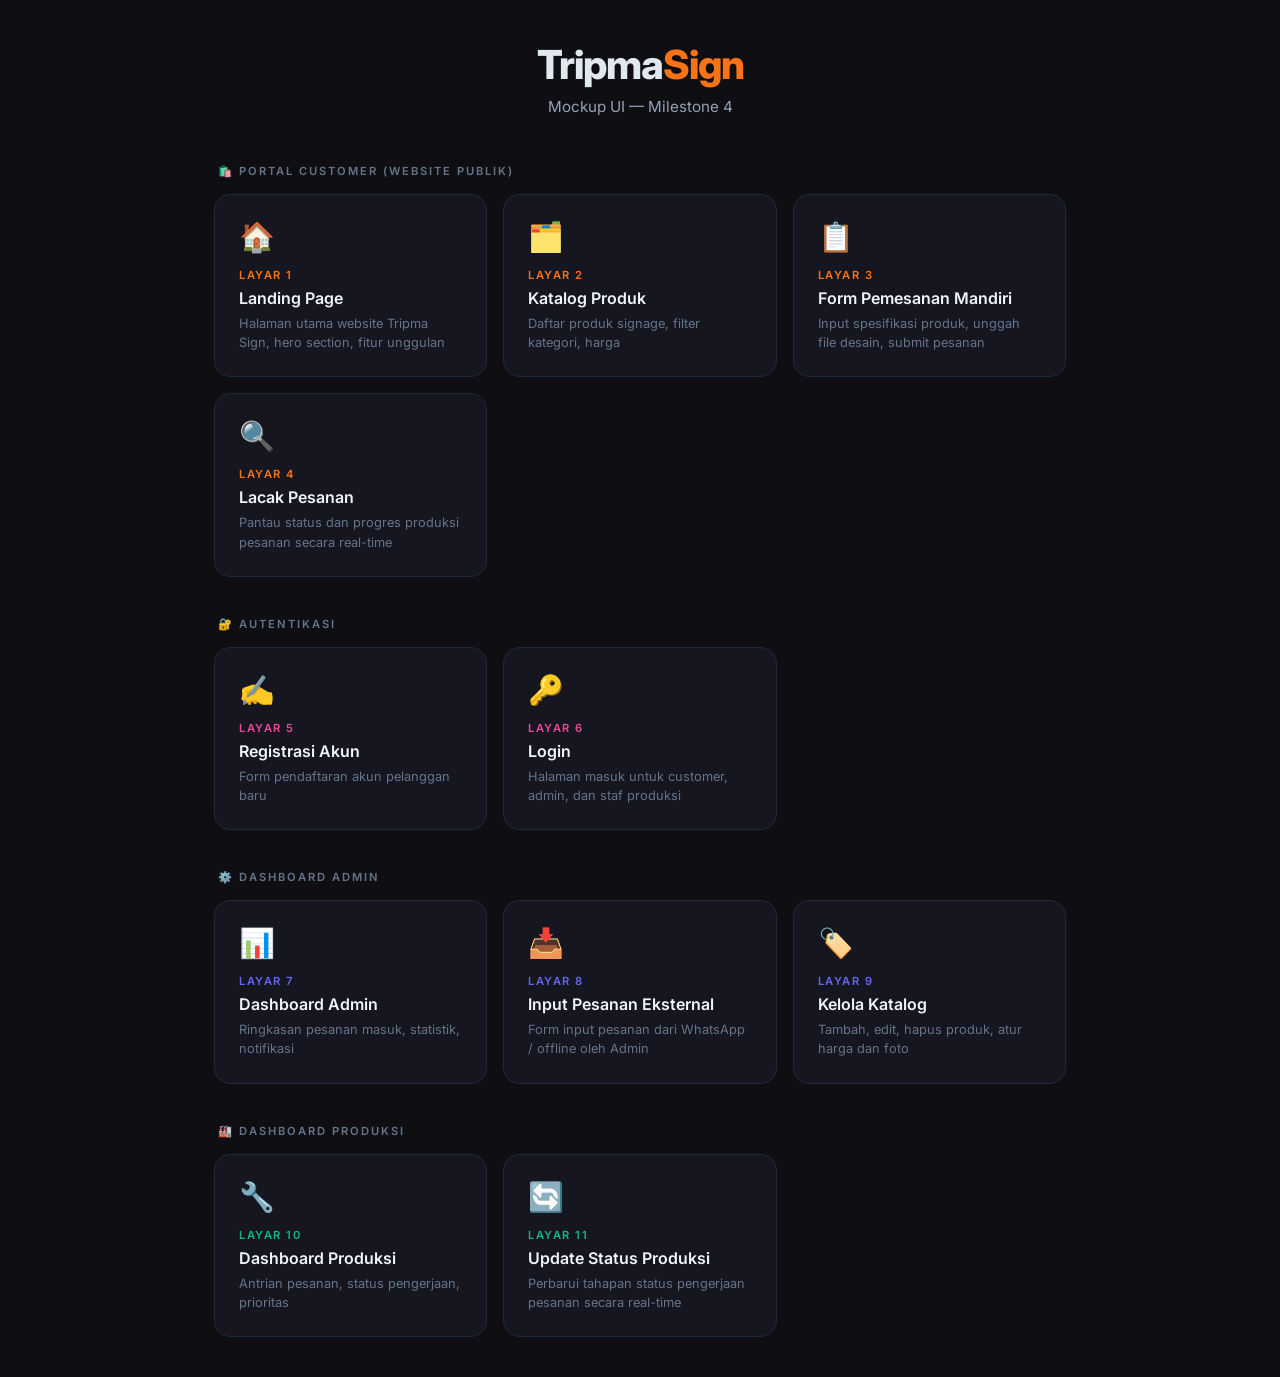
<file: custom_addons/Tripma-Sign/static/mockup/index.html>
<!DOCTYPE html>
<html lang="id">
<head>
  <meta charset="UTF-8" />
  <meta name="viewport" content="width=device-width, initial-scale=1.0"/>
  <title>Tripma Sign - Mockup Navigator</title>
  <link rel="preconnect" href="https://fonts.googleapis.com">
  <link href="https://fonts.googleapis.com/css2?family=Inter:wght@300;400;500;600;700;800&display=swap" rel="stylesheet">
  <style>
    *, *::before, *::after { box-sizing: border-box; margin: 0; padding: 0; }
    body {
      font-family: 'Inter', sans-serif;
      background: #0f0f13;
      color: #e2e8f0;
      min-height: 100vh;
      display: flex;
      align-items: center;
      justify-content: center;
    }
    .container { max-width: 900px; width: 100%; padding: 40px 24px; }
    .brand { text-align: center; margin-bottom: 48px; }
    .brand-logo { font-size: 2.5rem; font-weight: 800; letter-spacing: -1px; }
    .brand-logo span { color: #f97316; }
    .brand-sub { color: #94a3b8; font-size: 0.95rem; margin-top: 8px; }
    .badge { display: inline-block; background: #1e293b; border: 1px solid #334155; border-radius: 20px; padding: 4px 14px; font-size: 0.75rem; color: #64748b; margin-top: 12px; }
    .section-title { font-size: 0.7rem; font-weight: 600; letter-spacing: 2px; text-transform: uppercase; color: #64748b; margin-bottom: 16px; margin-top: 40px; padding-left: 4px; }
    .grid { display: grid; grid-template-columns: repeat(auto-fill, minmax(260px, 1fr)); gap: 16px; }
    .card {
      background: #161620;
      border: 1px solid #1e293b;
      border-radius: 16px;
      padding: 24px;
      text-decoration: none;
      color: inherit;
      transition: all 0.2s ease;
      display: block;
      position: relative;
      overflow: hidden;
    }
    .card::before {
      content: '';
      position: absolute;
      top: 0; left: 0; right: 0;
      height: 3px;
      background: var(--accent, #f97316);
      transform: scaleX(0);
      transition: transform 0.2s ease;
      transform-origin: left;
    }
    .card:hover { border-color: #334155; transform: translateY(-2px); box-shadow: 0 8px 32px rgba(0,0,0,0.4); }
    .card:hover::before { transform: scaleX(1); }
    .card-icon { font-size: 1.8rem; margin-bottom: 14px; }
    .card-label { font-size: 0.7rem; font-weight: 600; letter-spacing: 1.5px; text-transform: uppercase; color: var(--accent, #f97316); margin-bottom: 6px; }
    .card-title { font-size: 1rem; font-weight: 600; color: #f1f5f9; margin-bottom: 6px; }
    .card-desc { font-size: 0.8rem; color: #64748b; line-height: 1.5; }
    .customer { --accent: #f97316; }
    .admin { --accent: #6366f1; }
    .production { --accent: #10b981; }
    .auth { --accent: #ec4899; }
  </style>
</head>
<body>
  <div class="container">
    <div class="brand">
      <div class="brand-logo">Tripma<span>Sign</span></div>
      <div class="brand-sub">Mockup UI — Milestone 4</div>
    </div>

    <div class="section-title">🛍️ Portal Customer (Website Publik)</div>
    <div class="grid">
      <a href="01_landing.html" class="card customer">
        <div class="card-icon">🏠</div>
        <div class="card-label">Layar 1</div>
        <div class="card-title">Landing Page</div>
        <div class="card-desc">Halaman utama website Tripma Sign, hero section, fitur unggulan</div>
      </a>
      <a href="02_katalog.html" class="card customer">
        <div class="card-icon">🗂️</div>
        <div class="card-label">Layar 2</div>
        <div class="card-title">Katalog Produk</div>
        <div class="card-desc">Daftar produk signage, filter kategori, harga</div>
      </a>
      <a href="03_form_order.html" class="card customer">
        <div class="card-icon">📋</div>
        <div class="card-label">Layar 3</div>
        <div class="card-title">Form Pemesanan Mandiri</div>
        <div class="card-desc">Input spesifikasi produk, unggah file desain, submit pesanan</div>
      </a>
      <a href="04_lacak_pesanan.html" class="card customer">
        <div class="card-icon">🔍</div>
        <div class="card-label">Layar 4</div>
        <div class="card-title">Lacak Pesanan</div>
        <div class="card-desc">Pantau status dan progres produksi pesanan secara real-time</div>
      </a>
    </div>

    <div class="section-title">🔐 Autentikasi</div>
    <div class="grid">
      <a href="05_register.html" class="card auth">
        <div class="card-icon">✍️</div>
        <div class="card-label">Layar 5</div>
        <div class="card-title">Registrasi Akun</div>
        <div class="card-desc">Form pendaftaran akun pelanggan baru</div>
      </a>
      <a href="06_login.html" class="card auth">
        <div class="card-icon">🔑</div>
        <div class="card-label">Layar 6</div>
        <div class="card-title">Login</div>
        <div class="card-desc">Halaman masuk untuk customer, admin, dan staf produksi</div>
      </a>
    </div>

    <div class="section-title">⚙️ Dashboard Admin</div>
    <div class="grid">
      <a href="07_admin_dashboard.html" class="card admin">
        <div class="card-icon">📊</div>
        <div class="card-label">Layar 7</div>
        <div class="card-title">Dashboard Admin</div>
        <div class="card-desc">Ringkasan pesanan masuk, statistik, notifikasi</div>
      </a>
      <a href="08_input_pesanan_eksternal.html" class="card admin">
        <div class="card-icon">📥</div>
        <div class="card-label">Layar 8</div>
        <div class="card-title">Input Pesanan Eksternal</div>
        <div class="card-desc">Form input pesanan dari WhatsApp / offline oleh Admin</div>
      </a>
      <a href="09_kelola_katalog.html" class="card admin">
        <div class="card-icon">🏷️</div>
        <div class="card-label">Layar 9</div>
        <div class="card-title">Kelola Katalog</div>
        <div class="card-desc">Tambah, edit, hapus produk, atur harga dan foto</div>
      </a>
    </div>

    <div class="section-title">🏭 Dashboard Produksi</div>
    <div class="grid">
      <a href="10_produksi_dashboard.html" class="card production">
        <div class="card-icon">🔧</div>
        <div class="card-label">Layar 10</div>
        <div class="card-title">Dashboard Produksi</div>
        <div class="card-desc">Antrian pesanan, status pengerjaan, prioritas</div>
      </a>
      <a href="11_update_status.html" class="card production">
        <div class="card-icon">🔄</div>
        <div class="card-label">Layar 11</div>
        <div class="card-title">Update Status Produksi</div>
        <div class="card-desc">Perbarui tahapan status pengerjaan pesanan secara real-time</div>
      </a>
    </div>
  </div>
</body>
</html>
</file>
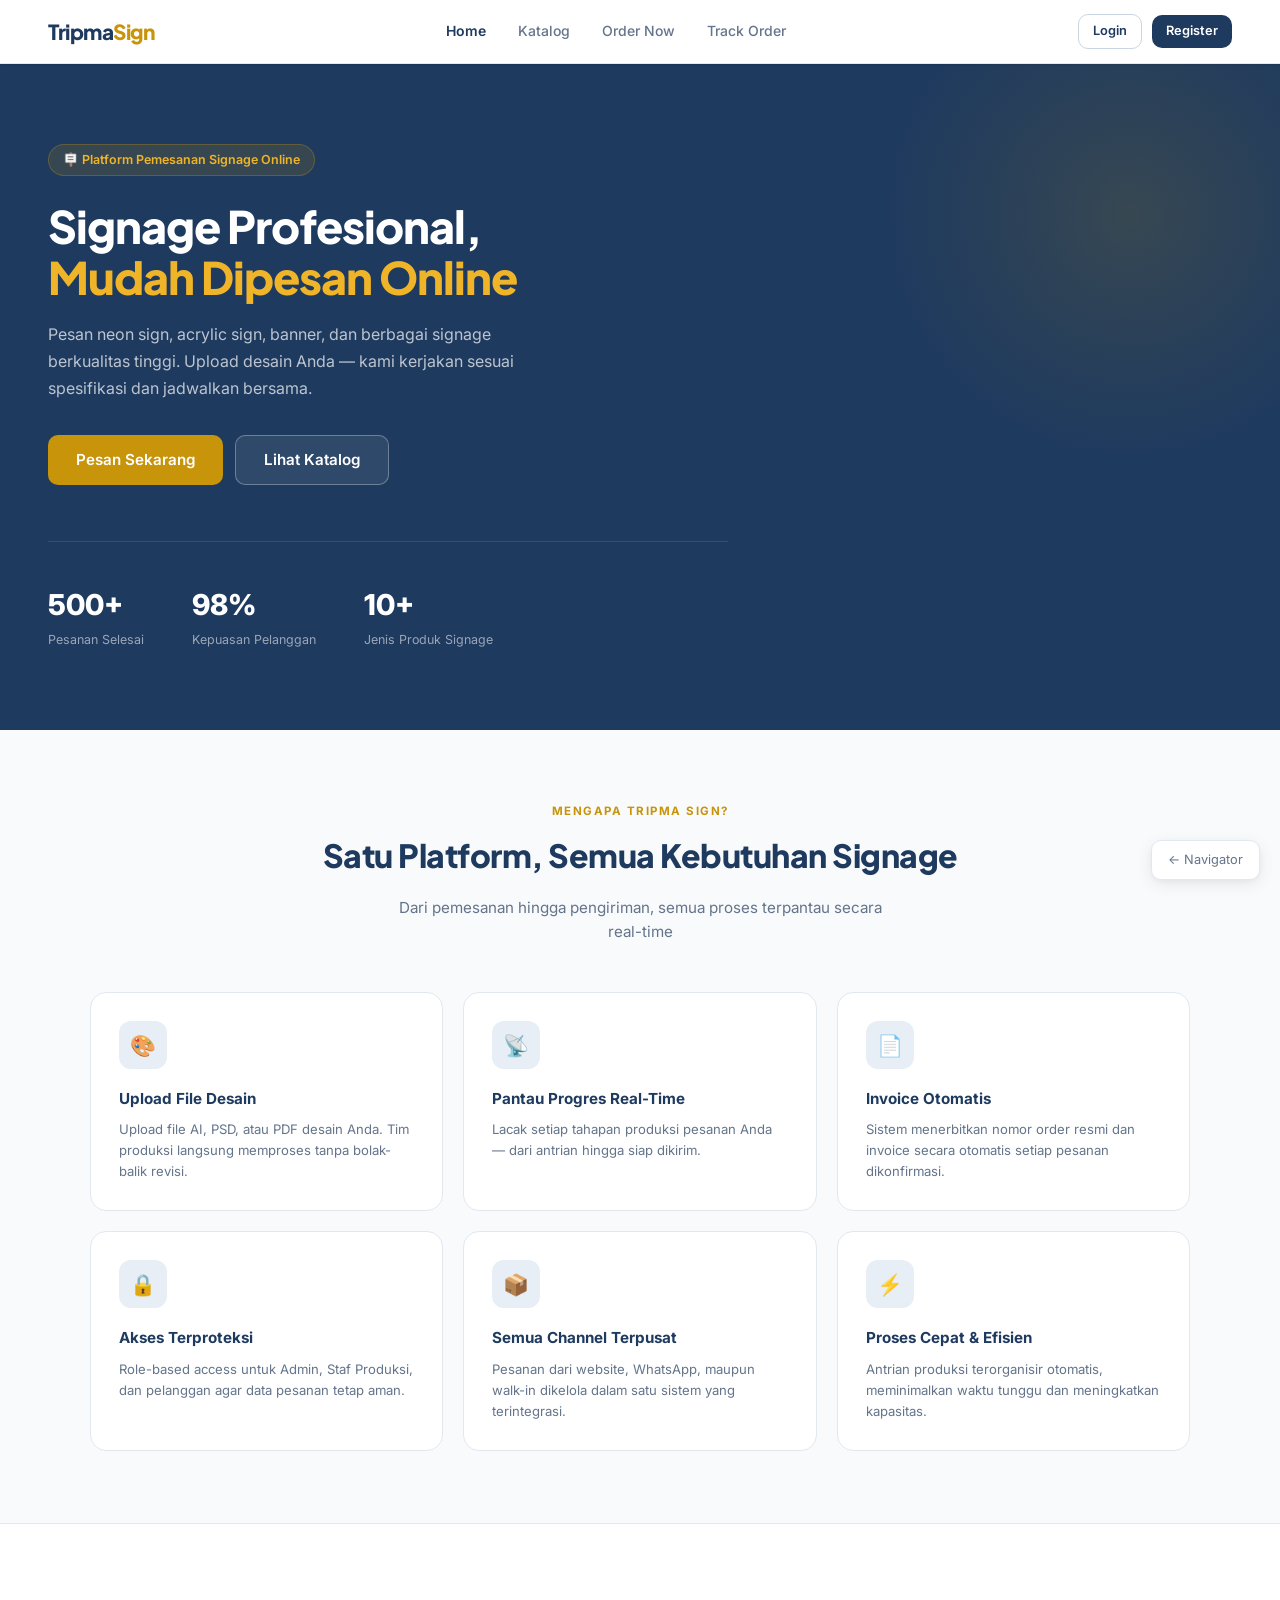
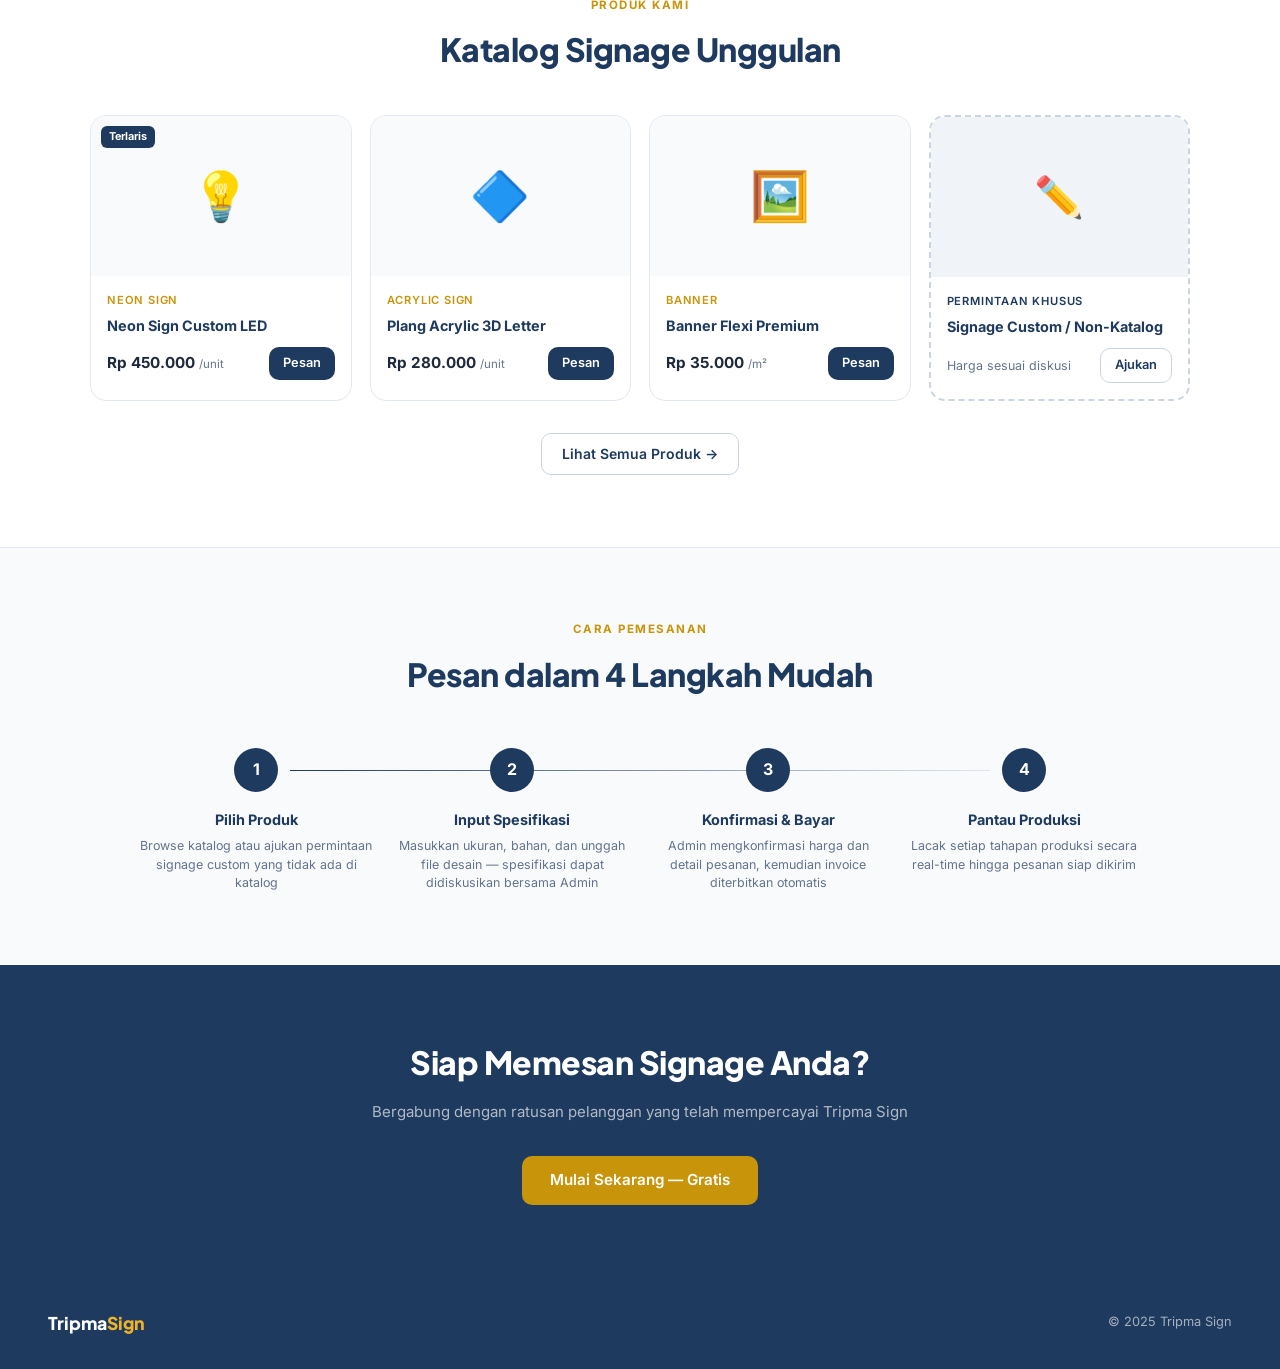
<file: custom_addons/Tripma-Sign/static/mockup/01_landing.html>
<!DOCTYPE html>
<html lang="id">
<head>
  <meta charset="UTF-8"/>
  <meta name="viewport" content="width=device-width, initial-scale=1.0"/>
  <title>Tripma Sign - Solusi Signage Profesional</title>
  <link rel="stylesheet" href="tripma.css">
  <style>
    /* Hero */
    .hero { background: var(--navy); color: white; padding: 80px 48px; position: relative; overflow: hidden; }
    .hero::before { content:''; position:absolute; right:-100px; top:-100px; width:500px; height:500px; background:radial-gradient(circle, rgba(200,148,10,0.15) 0%, transparent 70%); }
    .hero-inner { max-width: 680px; position: relative; }
    .hero-tag { display:inline-flex; align-items:center; gap:8px; background:rgba(200,148,10,0.15); border:1px solid rgba(200,148,10,0.3); border-radius:20px; padding:5px 14px; font-size:0.78rem; font-weight:600; color:var(--gold-light); margin-bottom:24px; }
    .hero h1 { font-size: clamp(2rem,4vw,2.8rem); font-weight:800; color:white; line-height:1.15; letter-spacing:-1px; margin-bottom:18px; }
    .hero h1 em { color:var(--gold-light); font-style:normal; }
    .hero p { font-size:1rem; color:rgba(255,255,255,0.7); line-height:1.7; margin-bottom:32px; max-width:520px; }
    .hero-actions { display:flex; gap:12px; flex-wrap:wrap; }
    .hero-stats { display:flex; gap:48px; margin-top:56px; padding-top:40px; border-top:1px solid rgba(255,255,255,0.1); }
    .hero-stat-num { font-size:1.8rem; font-weight:800; color:white; }
    .hero-stat-label { font-size:0.78rem; color:rgba(255,255,255,0.55); margin-top:2px; }

    /* Features */
    .features-grid { display:grid; grid-template-columns:repeat(3,1fr); gap:20px; max-width:1100px; margin:0 auto; }
    .feature-card { background:var(--white); border:1px solid var(--border); border-radius:var(--radius-lg); padding:28px; transition:all 0.2s; }
    .feature-card:hover { box-shadow:var(--shadow); border-color:var(--navy); }
    .feature-icon { width:48px; height:48px; border-radius:12px; background:#e8eef5; display:flex; align-items:center; justify-content:center; font-size:1.3rem; margin-bottom:18px; }
    .feature-title { font-size:0.95rem; font-weight:700; color:var(--navy); margin-bottom:8px; }
    .feature-desc { font-size:0.82rem; color:var(--text-muted); line-height:1.6; }

    /* Products */
    .products-section { background:var(--white); border-top:1px solid var(--border); border-bottom:1px solid var(--border); }
    .products-grid { display:grid; grid-template-columns:repeat(4,1fr); gap:18px; max-width:1100px; margin:0 auto; }
    .product-card { border:1px solid var(--border); border-radius:var(--radius-lg); overflow:hidden; transition:all 0.2s; background:var(--white); }
    .product-card:hover { box-shadow:var(--shadow); border-color:var(--navy-light); }
    .product-img { height:160px; background:var(--bg); display:flex; align-items:center; justify-content:center; font-size:3rem; position:relative; }
    .product-badge-tag { position:absolute; top:10px; left:10px; background:var(--navy); color:white; font-size:0.68rem; font-weight:700; padding:2px 8px; border-radius:6px; }
    .product-info { padding:16px; }
    .product-cat { font-size:0.7rem; color:var(--gold); font-weight:600; text-transform:uppercase; letter-spacing:0.8px; margin-bottom:4px; }
    .product-name { font-size:0.9rem; font-weight:700; color:var(--navy); margin-bottom:10px; }
    .product-footer { display:flex; align-items:center; justify-content:space-between; }
    .product-price { font-size:0.95rem; font-weight:700; color:var(--text); }
    .product-price span { font-size:0.72rem; color:var(--text-muted); font-weight:400; }

    /* Steps */
    .steps-section { background:var(--bg); }
    .steps-grid { display:grid; grid-template-columns:repeat(4,1fr); gap:24px; max-width:1000px; margin:0 auto; position:relative; }
    .steps-grid::before { content:''; position:absolute; top:22px; left:15%; right:15%; height:1.5px; background:linear-gradient(90deg,var(--navy),rgba(30,58,95,0.1)); }
    .step { text-align:center; position:relative; z-index:1; }
    .step-num { width:44px; height:44px; border-radius:50%; background:var(--navy); color:white; font-size:1rem; font-weight:700; display:flex; align-items:center; justify-content:center; margin:0 auto 16px; }
    .step-title { font-size:0.9rem; font-weight:700; color:var(--navy); margin-bottom:6px; }
    .step-desc { font-size:0.78rem; color:var(--text-muted); line-height:1.5; }

    /* CTA */
    .cta-section { background:var(--navy); text-align:center; padding:72px 48px; }
    .cta-section h2 { font-size:2rem; font-weight:800; color:white; letter-spacing:-0.5px; margin-bottom:12px; }
    .cta-section p { color:rgba(255,255,255,0.65); margin-bottom:32px; }
  </style>
</head>
<body>

<nav class="ts-nav">
  <a href="#" class="ts-logo">Tripma<em>Sign</em></a>
  <div class="ts-nav-links">
    <a href="#" class="active">Home</a>
    <a href="02_katalog.html">Katalog</a>
    <a href="03_form_order.html">Order Now</a>
    <a href="04_lacak_pesanan.html">Track Order</a>
  </div>
  <div class="ts-nav-actions">
    <a href="06_login.html" class="ts-btn ts-btn-secondary ts-btn-sm">Login</a>
    <a href="05_register.html" class="ts-btn ts-btn-primary ts-btn-sm">Register</a>
  </div>
</nav>

<!-- HERO -->
<section class="hero">
  <div class="hero-inner">
    <div class="hero-tag">🪧 Platform Pemesanan Signage Online</div>
    <h1>Signage Profesional,<br/><em>Mudah Dipesan Online</em></h1>
    <p>Pesan neon sign, acrylic sign, banner, dan berbagai signage berkualitas tinggi. Upload desain Anda — kami kerjakan sesuai spesifikasi dan jadwalkan bersama.</p>
    <div class="hero-actions">
      <a href="03_form_order.html" class="ts-btn ts-btn-gold ts-btn-lg">Pesan Sekarang</a>
      <a href="02_katalog.html" class="ts-btn ts-btn-secondary ts-btn-lg" style="color:white;border-color:rgba(255,255,255,0.3);background:rgba(255,255,255,0.08)">Lihat Katalog</a>
    </div>
    <div class="hero-stats">
      <div><div class="hero-stat-num">500+</div><div class="hero-stat-label">Pesanan Selesai</div></div>
      <div><div class="hero-stat-num">98%</div><div class="hero-stat-label">Kepuasan Pelanggan</div></div>
      <div><div class="hero-stat-num">10+</div><div class="hero-stat-label">Jenis Produk Signage</div></div>
    </div>
  </div>
</section>

<!-- FEATURES -->
<section class="ts-section" style="background:var(--bg)">
  <div style="text-align:center;margin-bottom:48px">
    <div class="ts-section-tag">Mengapa Tripma Sign?</div>
    <h2 class="ts-section-title">Satu Platform, Semua Kebutuhan Signage</h2>
    <p class="ts-section-desc" style="margin:0 auto">Dari pemesanan hingga pengiriman, semua proses terpantau secara real-time</p>
  </div>
  <div class="features-grid">
    <div class="feature-card"><div class="feature-icon">🎨</div><div class="feature-title">Upload File Desain</div><div class="feature-desc">Upload file AI, PSD, atau PDF desain Anda. Tim produksi langsung memproses tanpa bolak-balik revisi.</div></div>
    <div class="feature-card"><div class="feature-icon">📡</div><div class="feature-title">Pantau Progres Real-Time</div><div class="feature-desc">Lacak setiap tahapan produksi pesanan Anda — dari antrian hingga siap dikirim.</div></div>
    <div class="feature-card"><div class="feature-icon">📄</div><div class="feature-title">Invoice Otomatis</div><div class="feature-desc">Sistem menerbitkan nomor order resmi dan invoice secara otomatis setiap pesanan dikonfirmasi.</div></div>
    <div class="feature-card"><div class="feature-icon">🔒</div><div class="feature-title">Akses Terproteksi</div><div class="feature-desc">Role-based access untuk Admin, Staf Produksi, dan pelanggan agar data pesanan tetap aman.</div></div>
    <div class="feature-card"><div class="feature-icon">📦</div><div class="feature-title">Semua Channel Terpusat</div><div class="feature-desc">Pesanan dari website, WhatsApp, maupun walk-in dikelola dalam satu sistem yang terintegrasi.</div></div>
    <div class="feature-card"><div class="feature-icon">⚡</div><div class="feature-title">Proses Cepat & Efisien</div><div class="feature-desc">Antrian produksi terorganisir otomatis, meminimalkan waktu tunggu dan meningkatkan kapasitas.</div></div>
  </div>
</section>

<!-- PRODUCTS -->
<section class="ts-section products-section">
  <div style="text-align:center;margin-bottom:40px">
    <div class="ts-section-tag">Produk Kami</div>
    <h2 class="ts-section-title">Katalog Signage Unggulan</h2>
  </div>
  <div class="products-grid">
    <div class="product-card"><div class="product-img">💡<div class="product-badge-tag">Terlaris</div></div><div class="product-info"><div class="product-cat">Neon Sign</div><div class="product-name">Neon Sign Custom LED</div><div class="product-footer"><div class="product-price">Rp 450.000 <span>/unit</span></div><a href="03_form_order.html" class="ts-btn ts-btn-primary ts-btn-sm">Pesan</a></div></div></div>
    <div class="product-card"><div class="product-img">🔷</div><div class="product-info"><div class="product-cat">Acrylic Sign</div><div class="product-name">Plang Acrylic 3D Letter</div><div class="product-footer"><div class="product-price">Rp 280.000 <span>/unit</span></div><a href="03_form_order.html" class="ts-btn ts-btn-primary ts-btn-sm">Pesan</a></div></div></div>
    <div class="product-card"><div class="product-img">🖼️</div><div class="product-info"><div class="product-cat">Banner</div><div class="product-name">Banner Flexi Premium</div><div class="product-footer"><div class="product-price">Rp 35.000 <span>/m²</span></div><a href="03_form_order.html" class="ts-btn ts-btn-primary ts-btn-sm">Pesan</a></div></div></div>
    <div class="product-card" style="border:2px dashed var(--border-dark)"><div class="product-img" style="background:#f0f4f8;font-size:2.5rem">✏️</div><div class="product-info"><div class="product-cat" style="color:var(--navy)">Permintaan Khusus</div><div class="product-name">Signage Custom / Non-Katalog</div><div class="product-footer"><div class="product-price" style="font-size:0.78rem;color:var(--text-muted);font-weight:400">Harga sesuai diskusi</div><a href="03_form_order.html" class="ts-btn ts-btn-secondary ts-btn-sm">Ajukan</a></div></div></div>
  </div>
  <div style="text-align:center;margin-top:32px"><a href="02_katalog.html" class="ts-btn ts-btn-secondary">Lihat Semua Produk →</a></div>
</section>

<!-- HOW IT WORKS -->
<section class="ts-section steps-section">
  <div style="text-align:center;margin-bottom:48px">
    <div class="ts-section-tag">Cara Pemesanan</div>
    <h2 class="ts-section-title">Pesan dalam 4 Langkah Mudah</h2>
  </div>
  <div class="steps-grid">
    <div class="step"><div class="step-num">1</div><div class="step-title">Pilih Produk</div><div class="step-desc">Browse katalog atau ajukan permintaan signage custom yang tidak ada di katalog</div></div>
    <div class="step"><div class="step-num">2</div><div class="step-title">Input Spesifikasi</div><div class="step-desc">Masukkan ukuran, bahan, dan unggah file desain — spesifikasi dapat didiskusikan bersama Admin</div></div>
    <div class="step"><div class="step-num">3</div><div class="step-title">Konfirmasi & Bayar</div><div class="step-desc">Admin mengkonfirmasi harga dan detail pesanan, kemudian invoice diterbitkan otomatis</div></div>
    <div class="step"><div class="step-num">4</div><div class="step-title">Pantau Produksi</div><div class="step-desc">Lacak setiap tahapan produksi secara real-time hingga pesanan siap dikirim</div></div>
  </div>
</section>

<!-- CTA -->
<section class="cta-section">
  <h2>Siap Memesan Signage Anda?</h2>
  <p>Bergabung dengan ratusan pelanggan yang telah mempercayai Tripma Sign</p>
  <a href="05_register.html" class="ts-btn ts-btn-gold ts-btn-lg">Mulai Sekarang — Gratis</a>
</section>

<footer class="ts-footer">
  <div class="ts-footer-logo">Tripma<em>Sign</em></div>
  <div class="ts-footer-text">© 2025 Tripma Sign</div>
</footer>

<a href="index.html" class="ts-back-btn">← Navigator</a>
</body>
</html>
</file>
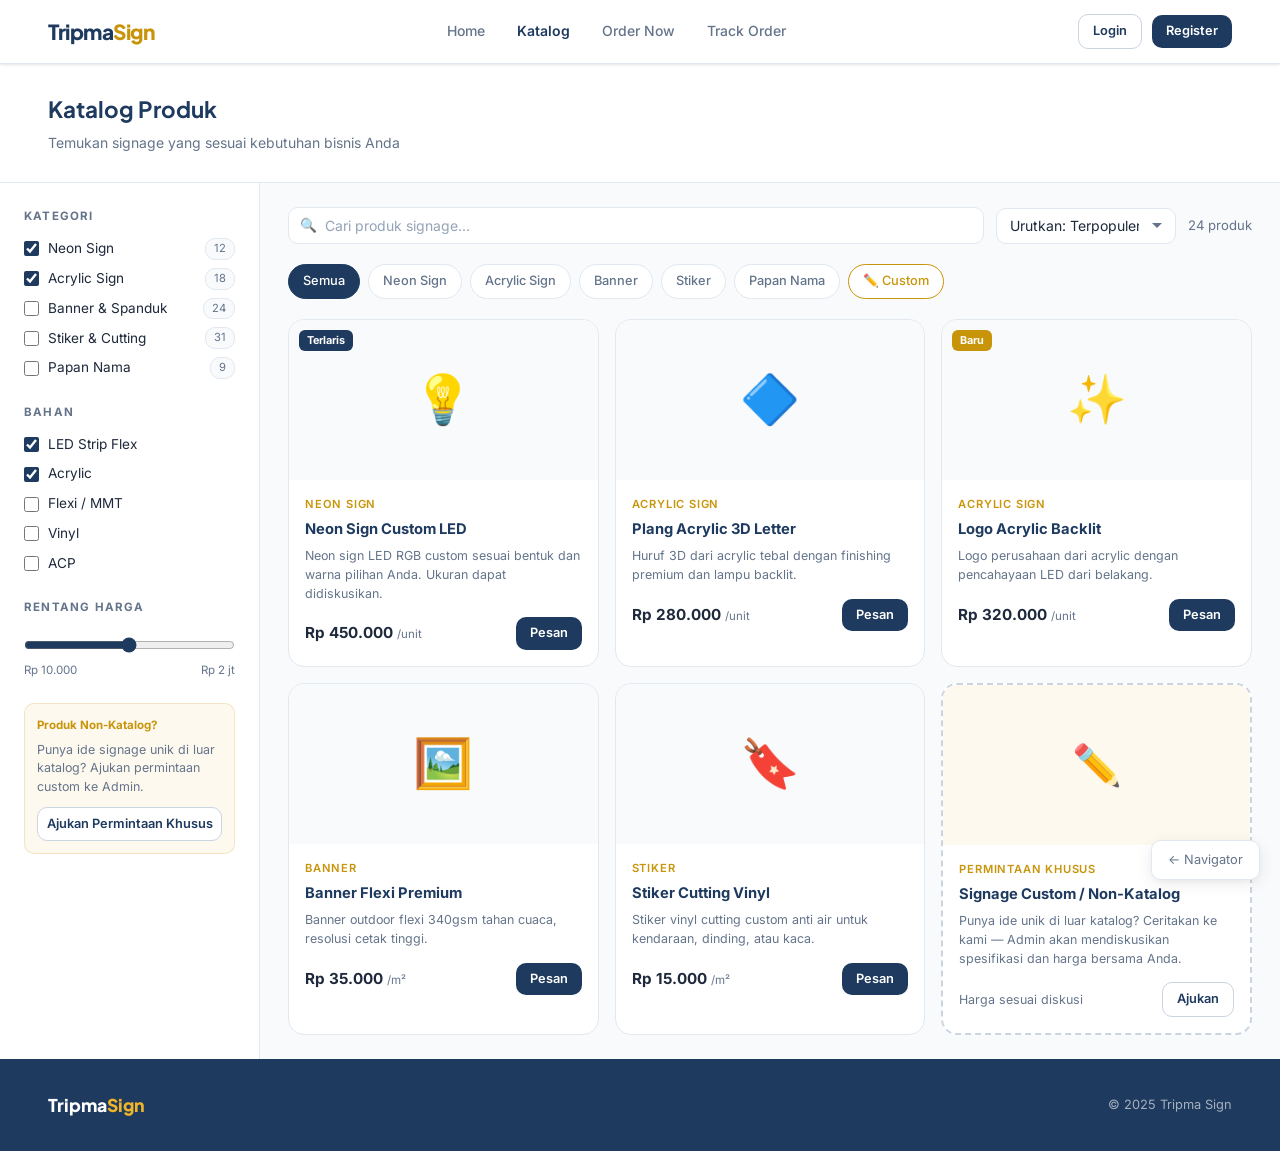
<file: custom_addons/Tripma-Sign/static/mockup/02_katalog.html>
<!DOCTYPE html>
<html lang="id">
<head>
  <meta charset="UTF-8"/><meta name="viewport" content="width=device-width, initial-scale=1.0"/>
  <title>Katalog Produk - Tripma Sign</title>
  <link rel="stylesheet" href="tripma.css">
  <style>
    .catalog-layout { display:grid; grid-template-columns:260px 1fr; min-height:calc(100vh - 128px); }
    .sidebar-filter { padding:24px; border-right:1px solid var(--border); background:var(--white); }
    .filter-group { margin-bottom:24px; }
    .filter-group-title { font-size:0.72rem; font-weight:700; letter-spacing:1.2px; text-transform:uppercase; color:var(--text-muted); margin-bottom:12px; }
    .filter-item { display:flex; align-items:center; gap:9px; margin-bottom:8px; cursor:pointer; }
    .filter-item input { accent-color:var(--navy); width:15px; height:15px; }
    .filter-item label { font-size:0.85rem; color:var(--text); cursor:pointer; }
    .filter-item .fcount { margin-left:auto; background:var(--bg); border:1px solid var(--border); border-radius:10px; padding:1px 8px; font-size:0.7rem; color:var(--text-muted); }
    .range-slider { width:100%; accent-color:var(--navy); margin:8px 0; }
    .range-labels { display:flex; justify-content:space-between; font-size:0.72rem; color:var(--text-muted); }
    .products-area { padding:24px 28px; background:var(--bg); }
    .toolbar { display:flex; align-items:center; gap:12px; margin-bottom:20px; }
    .search-box { flex:1; position:relative; }
    .search-box input { padding-left:36px; }
    .search-icon { position:absolute; left:12px; top:50%; transform:translateY(-50%); color:var(--text-muted); font-size:0.85rem; }
    .cat-chips { display:flex; gap:8px; flex-wrap:wrap; margin-bottom:20px; }
    .chip { padding:6px 14px; border-radius:20px; font-size:0.8rem; font-weight:500; cursor:pointer; border:1.5px solid var(--border); background:var(--white); color:var(--text-muted); transition:all 0.15s; }
    .chip.active { background:var(--navy); border-color:var(--navy); color:white; }
    .chip:hover:not(.active) { border-color:var(--navy); color:var(--navy); }
    .products-grid { display:grid; grid-template-columns:repeat(3,1fr); gap:16px; }
    .product-card { background:var(--white); border:1px solid var(--border); border-radius:var(--radius-lg); overflow:hidden; transition:all 0.2s; }
    .product-card:hover { box-shadow:var(--shadow); border-color:var(--navy-light); transform:translateY(-2px); }
    .product-img { height:160px; background:var(--bg); display:flex; align-items:center; justify-content:center; font-size:3rem; position:relative; }
    .product-badge-tag { position:absolute; top:10px; left:10px; background:var(--navy); color:white; font-size:0.68rem; font-weight:700; padding:2px 8px; border-radius:6px; }
    .product-badge-new { background:var(--gold); }
    .product-info { padding:16px; }
    .product-cat { font-size:0.7rem; color:var(--gold); font-weight:600; text-transform:uppercase; letter-spacing:0.8px; margin-bottom:4px; }
    .product-name { font-size:0.92rem; font-weight:700; color:var(--navy); margin-bottom:6px; }
    .product-desc { font-size:0.78rem; color:var(--text-muted); line-height:1.5; margin-bottom:14px; }
    .product-footer { display:flex; align-items:center; justify-content:space-between; }
    .product-price { font-size:0.95rem; font-weight:700; color:var(--text); }
    .product-price span { font-size:0.72rem; color:var(--text-muted); font-weight:400; }
    .results-count { font-size:0.82rem; color:var(--text-muted); white-space:nowrap; }
  </style>
</head>
<body>
<nav class="ts-nav">
  <a href="01_landing.html" class="ts-logo">Tripma<em>Sign</em></a>
  <div class="ts-nav-links">
    <a href="01_landing.html">Home</a>
    <a href="#" class="active">Katalog</a>
    <a href="03_form_order.html">Order Now</a>
    <a href="04_lacak_pesanan.html">Track Order</a>
  </div>
  <div class="ts-nav-actions">
    <a href="06_login.html" class="ts-btn ts-btn-secondary ts-btn-sm">Login</a>
    <a href="05_register.html" class="ts-btn ts-btn-primary ts-btn-sm">Register</a>
  </div>
</nav>

<div class="ts-page-header">
  <h1>Katalog Produk</h1>
  <p>Temukan signage yang sesuai kebutuhan bisnis Anda</p>
</div>

<div class="catalog-layout">
  <aside class="sidebar-filter">
    <div class="filter-group">
      <div class="filter-group-title">Kategori</div>
      <div class="filter-item"><input type="checkbox" id="c1" checked><label for="c1">Neon Sign</label><span class="fcount">12</span></div>
      <div class="filter-item"><input type="checkbox" id="c2" checked><label for="c2">Acrylic Sign</label><span class="fcount">18</span></div>
      <div class="filter-item"><input type="checkbox" id="c3"><label for="c3">Banner & Spanduk</label><span class="fcount">24</span></div>
      <div class="filter-item"><input type="checkbox" id="c4"><label for="c4">Stiker & Cutting</label><span class="fcount">31</span></div>
      <div class="filter-item"><input type="checkbox" id="c5"><label for="c5">Papan Nama</label><span class="fcount">9</span></div>
    </div>
    <div class="filter-group">
      <div class="filter-group-title">Bahan</div>
      <div class="filter-item"><input type="checkbox" id="m1" checked><label for="m1">LED Strip Flex</label></div>
      <div class="filter-item"><input type="checkbox" id="m2" checked><label for="m2">Acrylic</label></div>
      <div class="filter-item"><input type="checkbox" id="m3"><label for="m3">Flexi / MMT</label></div>
      <div class="filter-item"><input type="checkbox" id="m4"><label for="m4">Vinyl</label></div>
      <div class="filter-item"><input type="checkbox" id="m5"><label for="m5">ACP</label></div>
    </div>
    <div class="filter-group">
      <div class="filter-group-title">Rentang Harga</div>
      <input type="range" class="range-slider" min="10000" max="2000000" value="1000000">
      <div class="range-labels"><span>Rp 10.000</span><span>Rp 2 jt</span></div>
    </div>
    <div style="padding:12px;background:var(--gold-bg);border-radius:var(--radius);border:1px solid rgba(200,148,10,0.2)">
      <div style="font-size:0.72rem;font-weight:700;color:var(--gold);margin-bottom:6px">Produk Non-Katalog?</div>
      <div style="font-size:0.78rem;color:var(--text-muted);line-height:1.5;margin-bottom:10px">Punya ide signage unik di luar katalog? Ajukan permintaan custom ke Admin.</div>
      <a href="03_form_order.html" class="ts-btn ts-btn-secondary ts-btn-sm" style="width:100%;justify-content:center">Ajukan Permintaan Khusus</a>
    </div>
  </aside>

  <main class="products-area">
    <div class="toolbar">
      <div class="search-box"><span class="search-icon">🔍</span><input type="text" class="ts-input" placeholder="Cari produk signage..."></div>
      <select class="ts-input ts-select" style="width:180px">
        <option>Urutkan: Terpopuler</option>
        <option>Harga Terendah</option>
        <option>Harga Tertinggi</option>
      </select>
      <span class="results-count">24 produk</span>
    </div>
    <div class="cat-chips">
      <div class="chip active">Semua</div>
      <div class="chip">Neon Sign</div>
      <div class="chip">Acrylic Sign</div>
      <div class="chip">Banner</div>
      <div class="chip">Stiker</div>
      <div class="chip">Papan Nama</div>
      <div class="chip" style="border-color:var(--gold);color:var(--gold)">✏️ Custom</div>
    </div>
    <div class="products-grid">
      <div class="product-card"><div class="product-img">💡<div class="product-badge-tag">Terlaris</div></div><div class="product-info"><div class="product-cat">Neon Sign</div><div class="product-name">Neon Sign Custom LED</div><div class="product-desc">Neon sign LED RGB custom sesuai bentuk dan warna pilihan Anda. Ukuran dapat didiskusikan.</div><div class="product-footer"><div class="product-price">Rp 450.000 <span>/unit</span></div><a href="03_form_order.html" class="ts-btn ts-btn-primary ts-btn-sm">Pesan</a></div></div></div>
      <div class="product-card"><div class="product-img">🔷</div><div class="product-info"><div class="product-cat">Acrylic Sign</div><div class="product-name">Plang Acrylic 3D Letter</div><div class="product-desc">Huruf 3D dari acrylic tebal dengan finishing premium dan lampu backlit.</div><div class="product-footer"><div class="product-price">Rp 280.000 <span>/unit</span></div><a href="03_form_order.html" class="ts-btn ts-btn-primary ts-btn-sm">Pesan</a></div></div></div>
      <div class="product-card"><div class="product-img">✨<div class="product-badge-tag product-badge-new">Baru</div></div><div class="product-info"><div class="product-cat">Acrylic Sign</div><div class="product-name">Logo Acrylic Backlit</div><div class="product-desc">Logo perusahaan dari acrylic dengan pencahayaan LED dari belakang.</div><div class="product-footer"><div class="product-price">Rp 320.000 <span>/unit</span></div><a href="03_form_order.html" class="ts-btn ts-btn-primary ts-btn-sm">Pesan</a></div></div></div>
      <div class="product-card"><div class="product-img">🖼️</div><div class="product-info"><div class="product-cat">Banner</div><div class="product-name">Banner Flexi Premium</div><div class="product-desc">Banner outdoor flexi 340gsm tahan cuaca, resolusi cetak tinggi.</div><div class="product-footer"><div class="product-price">Rp 35.000 <span>/m²</span></div><a href="03_form_order.html" class="ts-btn ts-btn-primary ts-btn-sm">Pesan</a></div></div></div>
      <div class="product-card"><div class="product-img">🔖</div><div class="product-info"><div class="product-cat">Stiker</div><div class="product-name">Stiker Cutting Vinyl</div><div class="product-desc">Stiker vinyl cutting custom anti air untuk kendaraan, dinding, atau kaca.</div><div class="product-footer"><div class="product-price">Rp 15.000 <span>/m²</span></div><a href="03_form_order.html" class="ts-btn ts-btn-primary ts-btn-sm">Pesan</a></div></div></div>
      <div class="product-card" style="border:2px dashed var(--border-dark)"><div class="product-img" style="background:#fef9ee;font-size:2.5rem">✏️</div><div class="product-info"><div class="product-cat" style="color:var(--gold)">Permintaan Khusus</div><div class="product-name">Signage Custom / Non-Katalog</div><div class="product-desc">Punya ide unik di luar katalog? Ceritakan ke kami — Admin akan mendiskusikan spesifikasi dan harga bersama Anda.</div><div class="product-footer"><div class="product-price" style="font-size:0.78rem;color:var(--text-muted);font-weight:400">Harga sesuai diskusi</div><a href="03_form_order.html" class="ts-btn ts-btn-secondary ts-btn-sm">Ajukan</a></div></div></div>
    </div>
  </main>
</div>

<footer class="ts-footer"><div class="ts-footer-logo">Tripma<em>Sign</em></div><div class="ts-footer-text">© 2025 Tripma Sign</div></footer>
<a href="index.html" class="ts-back-btn">← Navigator</a>
</body>
</html>
</file>
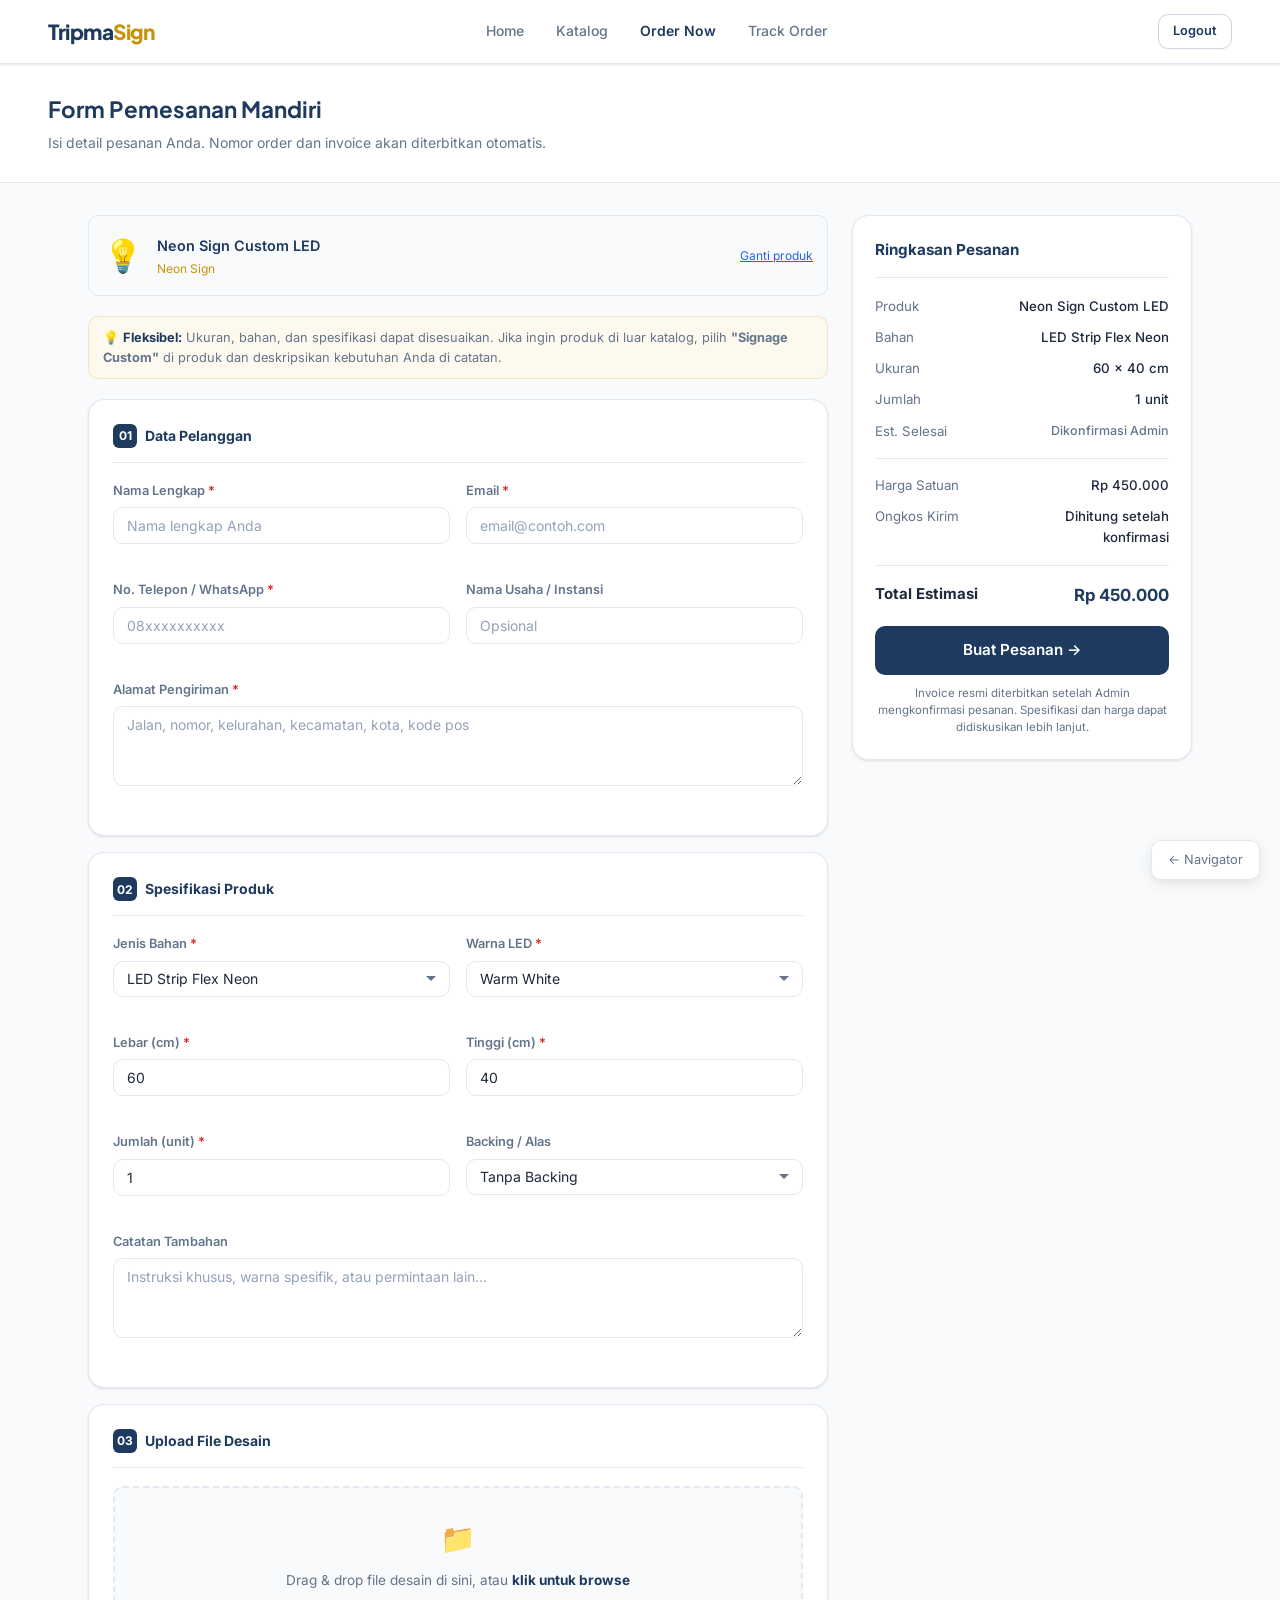
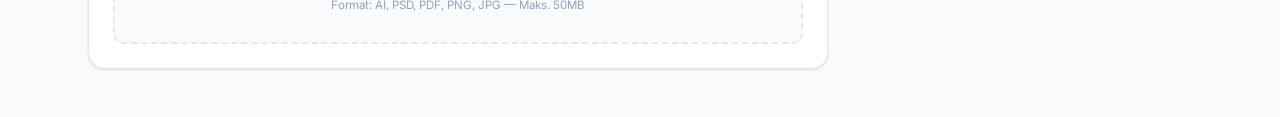
<file: custom_addons/Tripma-Sign/static/mockup/03_form_order.html>
<!DOCTYPE html>
<html lang="id">
<head>
  <meta charset="UTF-8"/><meta name="viewport" content="width=device-width, initial-scale=1.0"/>
  <title>Form Pemesanan - Tripma Sign</title>
  <link rel="stylesheet" href="tripma.css">
  <style>
    .order-layout { display:grid; grid-template-columns:1fr 340px; gap:24px; max-width:1200px; margin:32px auto; padding:0 48px; }
    .form-section { background:var(--white); border:1px solid var(--border); border-radius:var(--radius-lg); padding:24px; margin-bottom:16px; box-shadow:var(--shadow-sm); }
    .form-section-title { font-size:0.875rem; font-weight:700; color:var(--navy); margin-bottom:18px; padding-bottom:14px; border-bottom:1px solid var(--border); display:flex; align-items:center; gap:8px; }
    .form-section-num { width:24px; height:24px; border-radius:6px; background:var(--navy); color:white; font-size:0.75rem; font-weight:700; display:flex; align-items:center; justify-content:center; flex-shrink:0; }
    .product-selected { display:flex; align-items:center; gap:14px; padding:14px; background:var(--bg); border-radius:var(--radius); border:1px solid var(--border); margin-bottom:20px; }
    .product-thumb { font-size:2rem; }
    .product-info-name { font-size:0.9rem; font-weight:600; color:var(--navy); }
    .product-info-cat { font-size:0.75rem; color:var(--gold); margin-top:2px; }
    .change-link { margin-left:auto; font-size:0.75rem; color:var(--blue); text-decoration:underline; cursor:pointer; }
    .file-upload { border:2px dashed var(--border); border-radius:var(--radius); padding:28px; text-align:center; cursor:pointer; transition:all 0.15s; background:var(--bg); }
    .file-upload:hover { border-color:var(--navy); background:#f0f4f8; }
    .file-icon { font-size:1.8rem; margin-bottom:8px; }
    .file-text { font-size:0.85rem; color:var(--text-muted); }
    .file-text strong { color:var(--navy); }
    .file-formats { font-size:0.72rem; color:var(--text-light); margin-top:4px; }
    /* Summary card */
    .summary-card { background:var(--white); border:1px solid var(--border); border-radius:var(--radius-lg); padding:22px; position:sticky; top:24px; box-shadow:var(--shadow-sm); }
    .summary-title { font-size:0.95rem; font-weight:700; color:var(--navy); margin-bottom:18px; padding-bottom:14px; border-bottom:1px solid var(--border); }
    .summary-row { display:flex; justify-content:space-between; margin-bottom:10px; font-size:0.83rem; }
    .summary-row .lbl { color:var(--text-muted); }
    .summary-row .val { color:var(--text); font-weight:500; text-align:right; max-width:55%; }
    .summary-total { display:flex; justify-content:space-between; font-weight:700; margin-bottom:18px; }
    .summary-total .lbl { color:var(--text); }
    .summary-total .val { color:var(--navy); font-size:1.05rem; }
    .disclaimer { font-size:0.72rem; color:var(--text-muted); text-align:center; line-height:1.5; margin-top:10px; }
  </style>
</head>
<body>
<nav class="ts-nav">
  <a href="01_landing.html" class="ts-logo">Tripma<em>Sign</em></a>
  <div class="ts-nav-links">
    <a href="01_landing.html">Home</a>
    <a href="02_katalog.html">Katalog</a>
    <a href="#" class="active">Order Now</a>
    <a href="04_lacak_pesanan.html">Track Order</a>
  </div>
  <div class="ts-nav-actions">
    <a href="01_landing.html" class="ts-btn ts-btn-secondary ts-btn-sm">Logout</a>
  </div>
</nav>

<div class="ts-page-header">
  <h1>Form Pemesanan Mandiri</h1>
  <p>Isi detail pesanan Anda. Nomor order dan invoice akan diterbitkan otomatis.</p>
</div>

<div class="order-layout">
  <div>

    <div class="product-selected">
      <div class="product-thumb">💡</div>
      <div><div class="product-info-name">Neon Sign Custom LED</div><div class="product-info-cat">Neon Sign</div></div>
      <div class="change-link">Ganti produk</div>
    </div>
    <div style="background:var(--gold-bg);border:1px solid rgba(200,148,10,0.2);border-radius:var(--radius);padding:11px 14px;margin-bottom:20px;font-size:0.8rem;color:var(--text-muted);line-height:1.5">
      💡 <strong style="color:var(--navy)">Fleksibel:</strong> Ukuran, bahan, dan spesifikasi dapat disesuaikan. Jika ingin produk di luar katalog, pilih <strong>"Signage Custom"</strong> di produk dan deskripsikan kebutuhan Anda di catatan.
    </div>

    <!-- DATA PELANGGAN -->
    <div class="form-section">
      <div class="form-section-title"><div class="form-section-num">01</div>Data Pelanggan</div>
      <div class="ts-form-row">
        <div class="ts-form-group"><label class="ts-label">Nama Lengkap <span class="req">*</span></label><input type="text" class="ts-input" placeholder="Nama lengkap Anda"></div>
        <div class="ts-form-group"><label class="ts-label">Email <span class="req">*</span></label><input type="email" class="ts-input" placeholder="email@contoh.com"></div>
      </div>
      <div class="ts-form-row">
        <div class="ts-form-group"><label class="ts-label">No. Telepon / WhatsApp <span class="req">*</span></label><input type="tel" class="ts-input" placeholder="08xxxxxxxxxx"></div>
        <div class="ts-form-group"><label class="ts-label">Nama Usaha / Instansi</label><input type="text" class="ts-input" placeholder="Opsional"></div>
      </div>
      <div class="ts-form-group"><label class="ts-label">Alamat Pengiriman <span class="req">*</span></label><textarea class="ts-input ts-textarea" placeholder="Jalan, nomor, kelurahan, kecamatan, kota, kode pos"></textarea></div>
    </div>

    <!-- SPESIFIKASI -->
    <div class="form-section">
      <div class="form-section-title"><div class="form-section-num">02</div>Spesifikasi Produk</div>
      <div class="ts-form-row">
        <div class="ts-form-group"><label class="ts-label">Jenis Bahan <span class="req">*</span></label><select class="ts-input ts-select"><option selected>LED Strip Flex Neon</option><option>LED Strip Rigid</option><option>LED Strip SMD</option></select></div>
        <div class="ts-form-group"><label class="ts-label">Warna LED <span class="req">*</span></label><select class="ts-input ts-select"><option>Warm White</option><option>Cool White</option><option>RGB Multicolor</option></select></div>
      </div>
      <div class="ts-form-row">
        <div class="ts-form-group"><label class="ts-label">Lebar (cm) <span class="req">*</span></label><input type="number" class="ts-input" placeholder="contoh: 60" value="60"></div>
        <div class="ts-form-group"><label class="ts-label">Tinggi (cm) <span class="req">*</span></label><input type="number" class="ts-input" placeholder="contoh: 40" value="40"></div>
      </div>
      <div class="ts-form-row">
        <div class="ts-form-group"><label class="ts-label">Jumlah (unit) <span class="req">*</span></label><input type="number" class="ts-input" value="1" min="1"></div>
        <div class="ts-form-group"><label class="ts-label">Backing / Alas</label><select class="ts-input ts-select"><option>Tanpa Backing</option><option>Akrilik Bening</option><option>Akrilik Hitam</option><option>Kayu MDF</option></select></div>
      </div>
      <div class="ts-form-group"><label class="ts-label">Catatan Tambahan</label><textarea class="ts-input ts-textarea" placeholder="Instruksi khusus, warna spesifik, atau permintaan lain..."></textarea></div>
    </div>

    <!-- UPLOAD -->
    <div class="form-section">
      <div class="form-section-title"><div class="form-section-num">03</div>Upload File Desain</div>
      <div class="file-upload">
        <div class="file-icon">📁</div>
        <div class="file-text">Drag & drop file desain di sini, atau <strong>klik untuk browse</strong></div>
        <div class="file-formats">Format: AI, PSD, PDF, PNG, JPG — Maks. 50MB</div>
      </div>
    </div>
  </div>

  <!-- SUMMARY -->
  <div>
    <div class="summary-card">
      <div class="summary-title">Ringkasan Pesanan</div>
      <div class="summary-row"><span class="lbl">Produk</span><span class="val">Neon Sign Custom LED</span></div>
      <div class="summary-row"><span class="lbl">Bahan</span><span class="val">LED Strip Flex Neon</span></div>
      <div class="summary-row"><span class="lbl">Ukuran</span><span class="val">60 × 40 cm</span></div>
      <div class="summary-row"><span class="lbl">Jumlah</span><span class="val">1 unit</span></div>
      <div class="summary-row"><span class="lbl">Est. Selesai</span><span class="val" style="color:var(--text-muted);font-size:0.78rem">Dikonfirmasi Admin</span></div>
      <div class="ts-divider"></div>
      <div class="summary-row"><span class="lbl">Harga Satuan</span><span class="val">Rp 450.000</span></div>
      <div class="summary-row"><span class="lbl">Ongkos Kirim</span><span class="val">Dihitung setelah konfirmasi</span></div>
      <div class="ts-divider"></div>
      <div class="summary-total"><span class="lbl">Total Estimasi</span><span class="val">Rp 450.000</span></div>
      <a href="12_invoice.html" class="ts-btn ts-btn-primary ts-btn-block ts-btn-lg" style="text-align:center">Buat Pesanan →</a>
      <p class="disclaimer">Invoice resmi diterbitkan setelah Admin mengkonfirmasi pesanan. Spesifikasi dan harga dapat didiskusikan lebih lanjut.</p>
    </div>
  </div>
</div>

<a href="index.html" class="ts-back-btn">← Navigator</a>
</body>
</html>
</file>
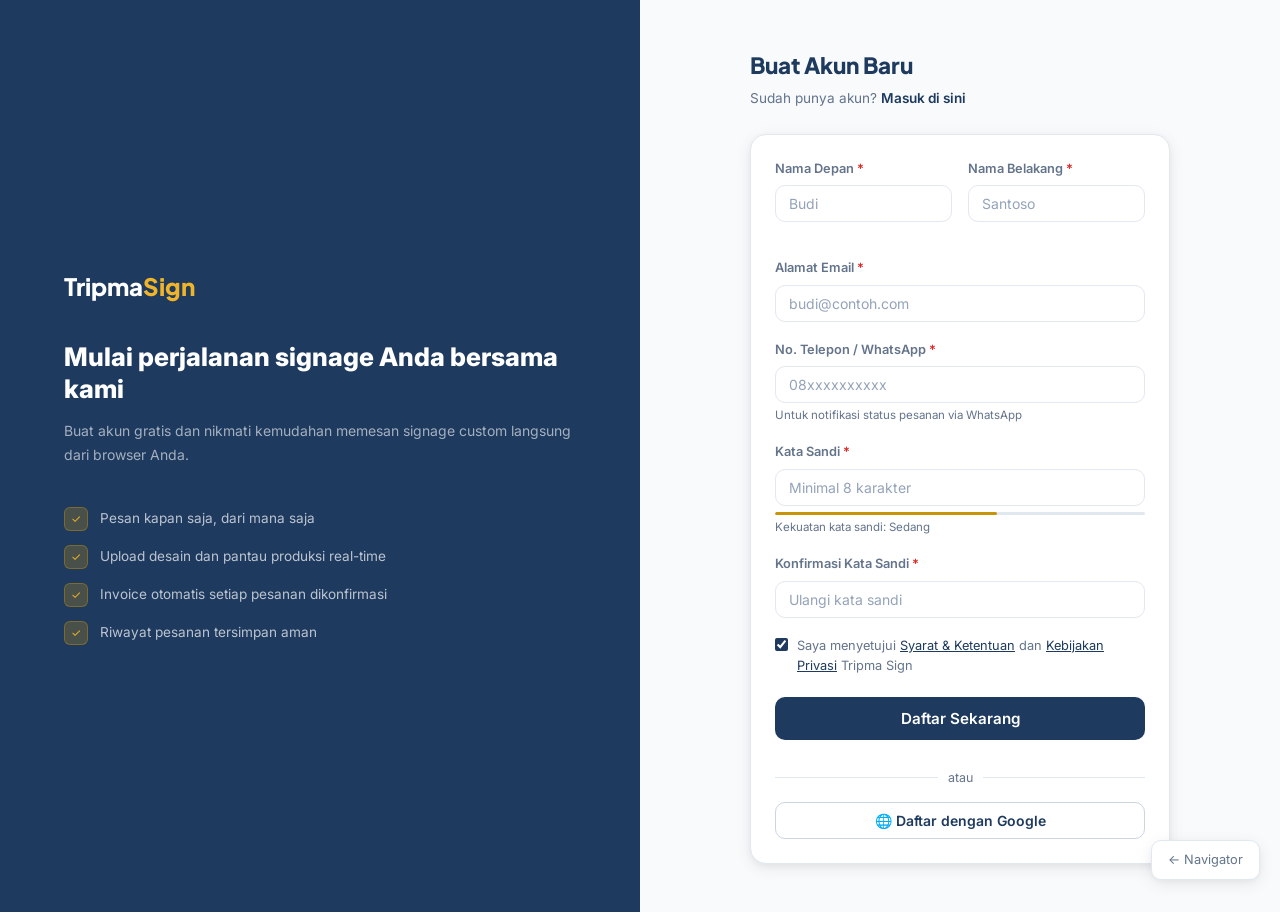
<file: custom_addons/Tripma-Sign/static/mockup/05_register.html>
<!DOCTYPE html>
<html lang="id">
<head>
  <meta charset="UTF-8"/><meta name="viewport" content="width=device-width, initial-scale=1.0"/>
  <title>Daftar - Tripma Sign</title>
  <link rel="stylesheet" href="tripma.css">
  <style>
    body { min-height:100vh; display:grid; grid-template-columns:1fr 1fr; }
    .left-panel { background:var(--navy); padding:64px; display:flex; flex-direction:column; justify-content:center; }
    .left-logo { font-family:'Plus Jakarta Sans',sans-serif; font-size:1.5rem; font-weight:800; color:white; margin-bottom:36px; }
    .left-logo em { color:var(--gold-light); font-style:normal; }
    .left-headline { font-size:1.6rem; font-weight:800; color:white; line-height:1.25; margin-bottom:14px; }
    .left-sub { font-size:0.875rem; color:rgba(255,255,255,0.6); line-height:1.7; margin-bottom:40px; }
    .feat-list { display:flex; flex-direction:column; gap:14px; }
    .feat-item { display:flex; align-items:center; gap:12px; }
    .feat-check { width:24px; height:24px; border-radius:6px; background:rgba(200,148,10,0.25); border:1px solid rgba(200,148,10,0.4); display:flex; align-items:center; justify-content:center; color:var(--gold-light); font-size:0.72rem; flex-shrink:0; }
    .feat-text { font-size:0.85rem; color:rgba(255,255,255,0.7); }
    .right-panel { background:var(--bg); display:flex; align-items:center; justify-content:center; padding:48px; }
    .form-box { width:100%; max-width:420px; }
    .form-box h2 { font-size:1.4rem; font-weight:800; color:var(--navy); margin-bottom:4px; }
    .subtitle { font-size:0.85rem; color:var(--text-muted); margin-bottom:24px; }
    .subtitle a { color:var(--navy); font-weight:600; text-decoration:none; }
    .form-card { background:var(--white); border:1px solid var(--border); border-radius:var(--radius-lg); padding:24px; box-shadow:var(--shadow); }
    .strength-bar { height:3px; background:var(--border); border-radius:3px; margin-top:6px; overflow:hidden; }
    .strength-fill { height:100%; width:60%; background:var(--gold); border-radius:3px; }
    .input-hint { font-size:0.72rem; color:var(--text-muted); margin-top:3px; }
    .check-row { display:flex; align-items:flex-start; gap:9px; margin-bottom:20px; }
    .check-row input { margin-top:2px; accent-color:var(--navy); }
    .check-row label { font-size:0.8rem; color:var(--text-muted); }
    .check-row label a { color:var(--navy); }
    .divider-or { display:flex; align-items:center; gap:10px; color:var(--text-muted); font-size:0.78rem; margin:14px 0; }
    .divider-or::before,.divider-or::after { content:""; flex:1; height:1px; background:var(--border); }
  </style>
</head>
<body>
  <div class="left-panel">
    <div class="left-logo">Tripma<em>Sign</em></div>
    <div class="left-headline">Mulai perjalanan signage Anda bersama kami</div>
    <div class="left-sub">Buat akun gratis dan nikmati kemudahan memesan signage custom langsung dari browser Anda.</div>
    <div class="feat-list">
      <div class="feat-item"><div class="feat-check">✓</div><div class="feat-text">Pesan kapan saja, dari mana saja</div></div>
      <div class="feat-item"><div class="feat-check">✓</div><div class="feat-text">Upload desain dan pantau produksi real-time</div></div>
      <div class="feat-item"><div class="feat-check">✓</div><div class="feat-text">Invoice otomatis setiap pesanan dikonfirmasi</div></div>
      <div class="feat-item"><div class="feat-check">✓</div><div class="feat-text">Riwayat pesanan tersimpan aman</div></div>
    </div>
  </div>
  <div class="right-panel">
    <div class="form-box">
      <h2>Buat Akun Baru</h2>
      <p class="subtitle">Sudah punya akun? <a href="06_login.html">Masuk di sini</a></p>
      <div class="form-card">
        <div class="ts-form-row">
          <div class="ts-form-group"><label class="ts-label">Nama Depan <span class="req">*</span></label><input type="text" class="ts-input" placeholder="Budi"></div>
          <div class="ts-form-group"><label class="ts-label">Nama Belakang <span class="req">*</span></label><input type="text" class="ts-input" placeholder="Santoso"></div>
        </div>
        <div class="ts-form-group"><label class="ts-label">Alamat Email <span class="req">*</span></label><input type="email" class="ts-input" placeholder="budi@contoh.com"></div>
        <div class="ts-form-group"><label class="ts-label">No. Telepon / WhatsApp <span class="req">*</span></label><input type="tel" class="ts-input" placeholder="08xxxxxxxxxx"><div class="input-hint">Untuk notifikasi status pesanan via WhatsApp</div></div>
        <div class="ts-form-group"><label class="ts-label">Kata Sandi <span class="req">*</span></label><input type="password" class="ts-input" placeholder="Minimal 8 karakter"><div class="strength-bar"><div class="strength-fill"></div></div><div class="input-hint">Kekuatan kata sandi: Sedang</div></div>
        <div class="ts-form-group"><label class="ts-label">Konfirmasi Kata Sandi <span class="req">*</span></label><input type="password" class="ts-input" placeholder="Ulangi kata sandi"></div>
        <div class="check-row"><input type="checkbox" id="agree" checked><label for="agree">Saya menyetujui <a href="#">Syarat &amp; Ketentuan</a> dan <a href="#">Kebijakan Privasi</a> Tripma Sign</label></div>
        <button class="ts-btn ts-btn-primary ts-btn-block ts-btn-lg" style="margin-bottom:14px">Daftar Sekarang</button>
        <div class="divider-or">atau</div>
        <button class="ts-btn ts-btn-secondary ts-btn-block">🌐 Daftar dengan Google</button>
      </div>
    </div>
  </div>
  <a href="index.html" class="ts-back-btn">← Navigator</a>
</body>
</html>
</file>
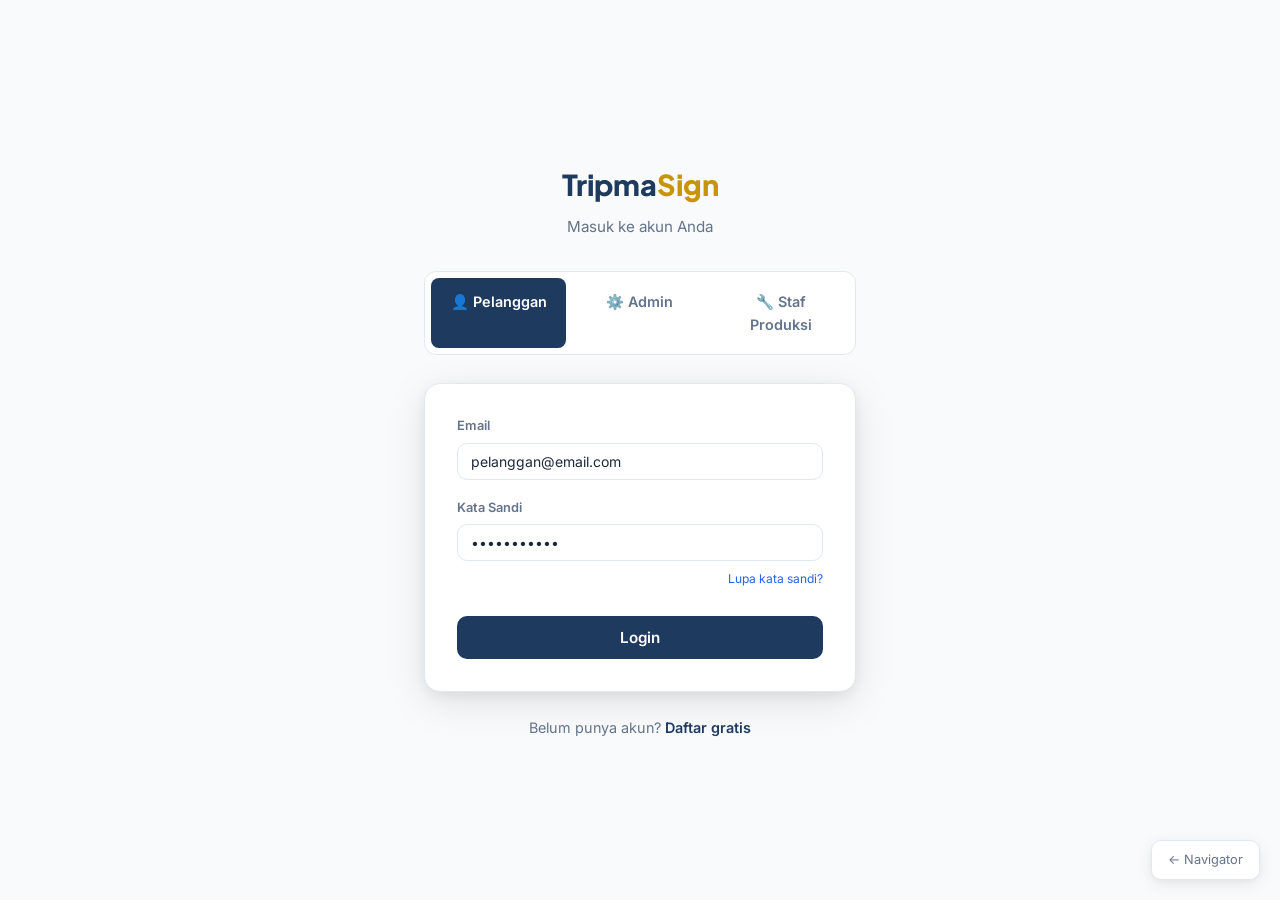
<file: custom_addons/Tripma-Sign/static/mockup/06_login.html>
<!DOCTYPE html>
<html lang="id">
<head>
  <meta charset="UTF-8"/><meta name="viewport" content="width=device-width, initial-scale=1.0"/>
  <title>Login - Tripma Sign</title>
  <link rel="stylesheet" href="tripma.css">
  <style>
    body { min-height:100vh; display:flex; flex-direction:column; align-items:center; justify-content:center; background:var(--bg); }
    .login-wrap { width:100%; max-width:480px; padding:24px; }
    .brand-center { text-align:center; margin-bottom:32px; }
    .brand-center .logo { font-family:'Plus Jakarta Sans',sans-serif; font-size:1.8rem; font-weight:800; color:var(--navy); }
    .brand-center .logo em { color:var(--gold); font-style:normal; }
    .brand-center p { color:var(--text-muted); font-size:0.95rem; margin-top:8px; }
    .role-tabs { display:flex; background:var(--white); border:1px solid var(--border); border-radius:12px; padding:6px; gap:6px; margin-bottom:28px; }
    .role-tab { flex:1; padding:12px; border-radius:8px; text-align:center; font-size:0.9rem; font-weight:600; cursor:pointer; transition:all 0.15s; color:var(--text-muted); }
    .role-tab.active { background:var(--navy); color:white; }
    .form-card { background:var(--white); border:1px solid var(--border); border-radius:16px; padding:32px; box-shadow:var(--shadow-lg); }
    .forgot { text-align:right; margin-top:5px; }
    .forgot a { font-size:0.75rem; color:var(--blue); text-decoration:none; }
    .register-link { text-align:center; font-size:0.9rem; color:var(--text-muted); margin-top:24px; }
    .register-link a { color:var(--navy); font-weight:600; text-decoration:none; }
  </style>
</head>
<body>
  <div class="login-wrap">
    <div class="brand-center">
      <div class="logo">Tripma<em>Sign</em></div>
      <p>Masuk ke akun Anda</p>
    </div>
    <div class="role-tabs">
      <div class="role-tab active" onclick="setRole(this,'customer')">👤 Pelanggan</div>
      <div class="role-tab" onclick="setRole(this,'admin')">⚙️ Admin</div>
      <div class="role-tab" onclick="setRole(this,'produksi')">🔧 Staf Produksi</div>
    </div>
    <div class="form-card">
      <div class="ts-form-group"><label class="ts-label">Email</label><input type="email" class="ts-input" placeholder="email@contoh.com" value="pelanggan@email.com"></div>
      <div class="ts-form-group">
        <label class="ts-label">Kata Sandi</label>
        <input type="password" class="ts-input" value="password123">
        <div class="forgot"><a href="#">Lupa kata sandi?</a></div>
      </div>
      <button class="ts-btn ts-btn-primary ts-btn-block ts-btn-lg" style="margin-top:8px">Login</button>
    </div>
    <div class="register-link">Belum punya akun? <a href="05_register.html">Daftar gratis</a></div>
  </div>
  <a href="index.html" class="ts-back-btn">← Navigator</a>
  <script>
    function setRole(el, role) {
      document.querySelectorAll('.role-tab').forEach(t => t.classList.remove('active'));
      el.classList.add('active');
    }
  </script>
</body>
</html>
</file>
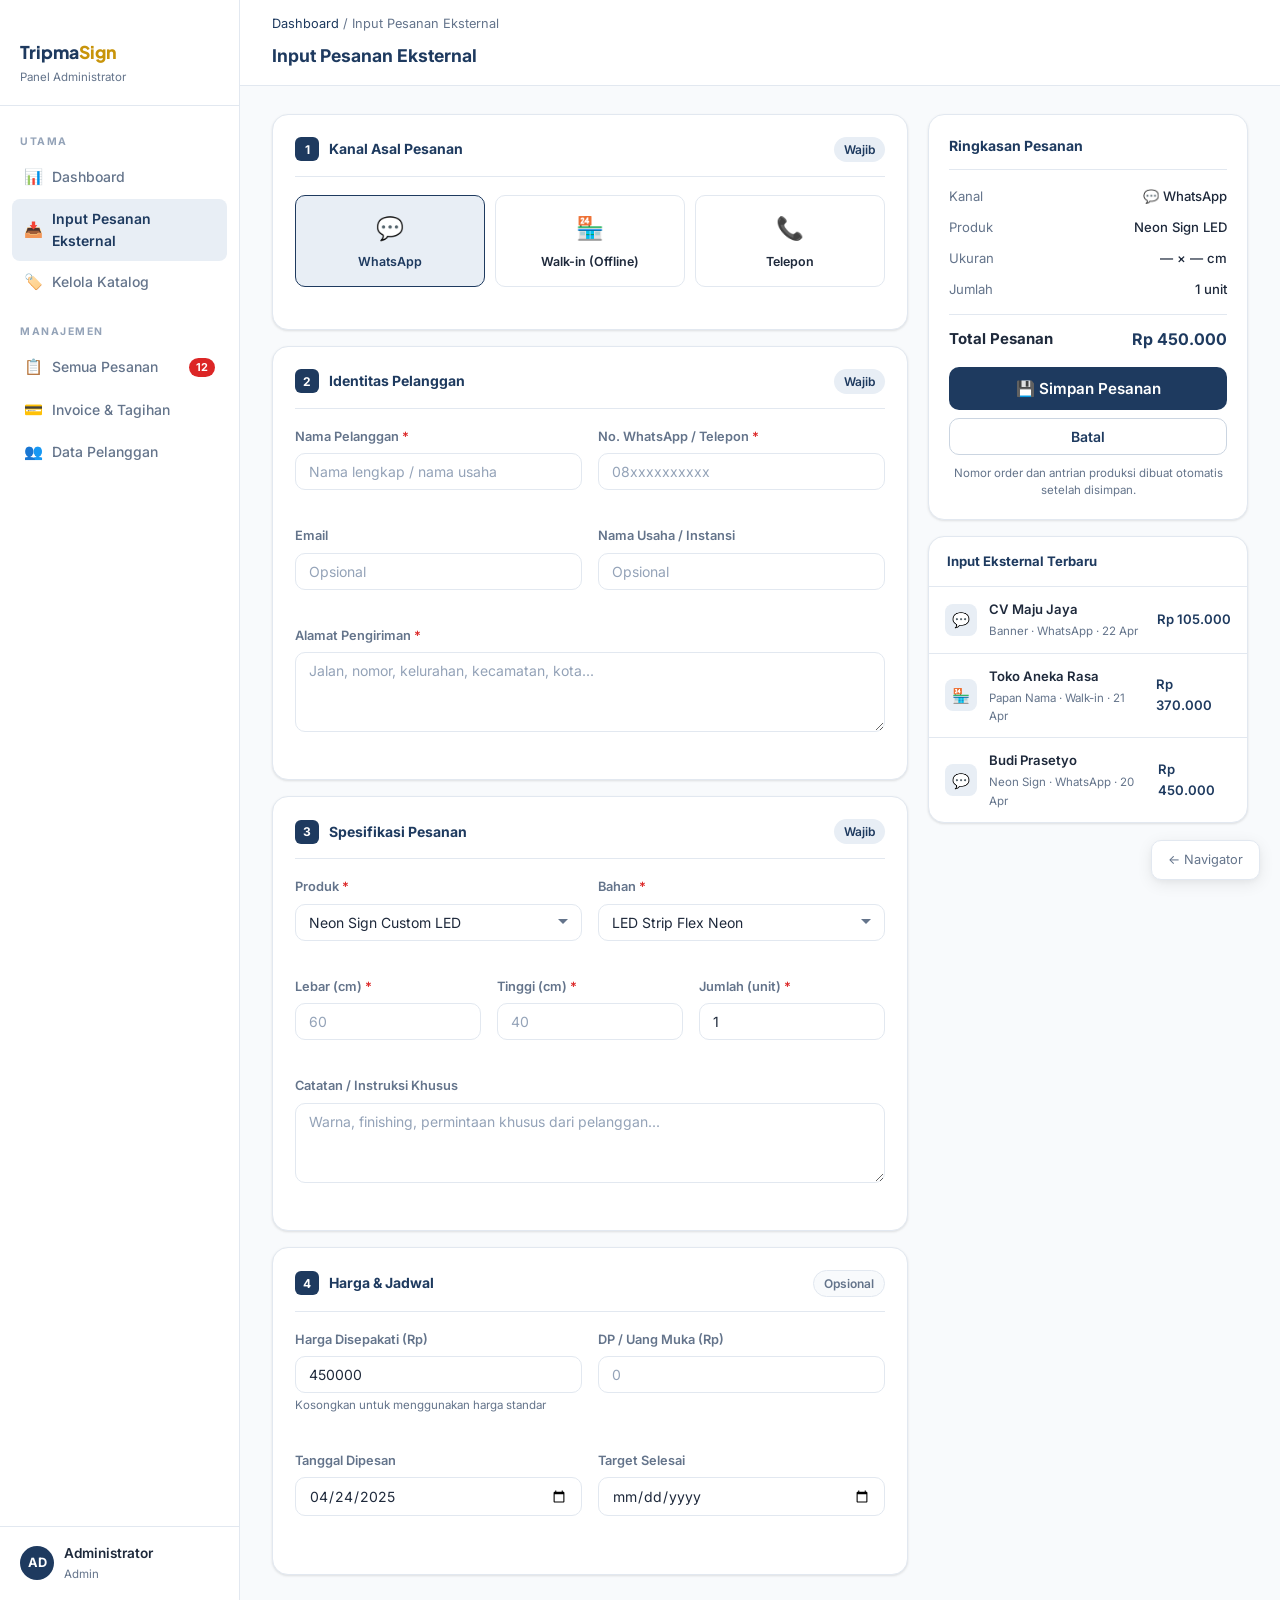
<file: custom_addons/Tripma-Sign/static/mockup/08_input_pesanan_eksternal.html>
<!DOCTYPE html>
<html lang="id">
<head>
  <meta charset="UTF-8"/><meta name="viewport" content="width=device-width, initial-scale=1.0"/>
  <title>Input Pesanan Eksternal - Tripma Sign Admin</title>
  <link rel="stylesheet" href="tripma.css">
  <style>
    .main-content { padding:28px 32px; background:var(--bg); }
    .page-title-bar { display:flex; align-items:center; justify-content:space-between; margin-bottom:24px; }
    .page-title-bar h1 { font-size:1.2rem; font-weight:700; color:var(--navy); margin-bottom:2px; }
    .page-title-bar p { font-size:0.8rem; color:var(--text-muted); }
    .content-layout { display:grid; grid-template-columns:1fr 320px; gap:20px; }
    .form-section { background:var(--white); border:1px solid var(--border); border-radius:var(--radius-lg); padding:22px; margin-bottom:16px; box-shadow:var(--shadow-sm); }
    .form-section-header { display:flex; align-items:center; gap:10px; margin-bottom:18px; padding-bottom:14px; border-bottom:1px solid var(--border); }
    .section-num { width:24px; height:24px; border-radius:6px; background:var(--navy); color:white; font-size:0.75rem; font-weight:700; display:flex; align-items:center; justify-content:center; flex-shrink:0; }
    .section-title { font-size:0.875rem; font-weight:700; color:var(--navy); flex:1; }
    .channel-grid { display:grid; grid-template-columns:repeat(3,1fr); gap:10px; margin-bottom:20px; }
    .channel-card { border:1.5px solid var(--border); border-radius:var(--radius); padding:14px; text-align:center; cursor:pointer; transition:all 0.15s; background:var(--white); }
    .channel-card:hover { border-color:var(--navy); }
    .channel-card.selected { border-color:var(--navy); background:#e8eef5; }
    .channel-icon { font-size:1.4rem; margin-bottom:6px; }
    .channel-name { font-size:0.78rem; font-weight:600; color:var(--text); }
    .channel-card.selected .channel-name { color:var(--navy); }
    .sidebar-card { background:var(--white); border:1px solid var(--border); border-radius:var(--radius-lg); padding:20px; margin-bottom:16px; box-shadow:var(--shadow-sm); position:sticky; top:20px; }
    .sidebar-card-title { font-size:0.875rem; font-weight:700; color:var(--navy); margin-bottom:16px; padding-bottom:12px; border-bottom:1px solid var(--border); }
    .summary-row { display:flex; justify-content:space-between; margin-bottom:10px; font-size:0.82rem; }
    .summary-row .lbl { color:var(--text-muted); }
    .summary-row .val { color:var(--text); font-weight:500; }
    .summary-total { display:flex; justify-content:space-between; font-weight:700; margin:14px 0; padding-top:12px; border-top:1px solid var(--border); }
    .summary-total .lbl { color:var(--text); }
    .summary-total .val { color:var(--navy); font-size:1rem; }
    .disclaimer { font-size:0.72rem; color:var(--text-muted); text-align:center; line-height:1.5; margin-top:10px; }
    .recent-card { background:var(--white); border:1px solid var(--border); border-radius:var(--radius-lg); overflow:hidden; box-shadow:var(--shadow-sm); }
    .recent-header { padding:14px 18px; border-bottom:1px solid var(--border); font-size:0.82rem; font-weight:700; color:var(--navy); }
    .recent-item { display:flex; align-items:center; gap:12px; padding:12px 16px; border-bottom:1px solid var(--border); transition:background 0.15s; }
    .recent-item:last-child { border-bottom:none; }
    .recent-item:hover { background:var(--bg); }
    .recent-icon { width:32px; height:32px; border-radius:8px; background:#e8eef5; display:flex; align-items:center; justify-content:center; font-size:0.9rem; flex-shrink:0; }
    .recent-name { font-size:0.82rem; font-weight:600; color:var(--text); }
    .recent-detail { font-size:0.72rem; color:var(--text-muted); margin-top:2px; }
    .recent-price { margin-left:auto; font-size:0.82rem; font-weight:600; color:var(--navy); }
  </style>
</head>
<body>
<div style="display:grid;grid-template-columns:240px 1fr;min-height:100vh">
  <aside class="ts-sidebar">
    <div style="padding:18px 20px 18px;border-bottom:1px solid var(--border);margin-bottom:8px">
      <div style="font-family:'Plus Jakarta Sans',sans-serif;font-size:1.1rem;font-weight:800;color:var(--navy)">Tripma<span style="color:var(--gold)">Sign</span></div>
      <div style="font-size:0.72rem;color:var(--text-muted);margin-top:2px">Panel Administrator</div>
    </div>
    <div class="ts-sidebar-section">
      <div class="ts-sidebar-label">Utama</div>
      <a href="07_admin_dashboard.html" class="ts-sidebar-item"><span class="icon">📊</span>Dashboard</a>
      <a href="#" class="ts-sidebar-item active"><span class="icon">📥</span>Input Pesanan Eksternal</a>
      <a href="09_kelola_katalog.html" class="ts-sidebar-item"><span class="icon">🏷️</span>Kelola Katalog</a>
    </div>
    <div class="ts-sidebar-section">
      <div class="ts-sidebar-label">Manajemen</div>
      <a href="#" class="ts-sidebar-item"><span class="icon">📋</span>Semua Pesanan<span class="ts-sidebar-badge">12</span></a>
      <a href="#" class="ts-sidebar-item"><span class="icon">💳</span>Invoice &amp; Tagihan</a>
      <a href="#" class="ts-sidebar-item"><span class="icon">👥</span>Data Pelanggan</a>
    </div>
    <div class="ts-sidebar-user">
      <div class="ts-avatar">AD</div>
      <div><div class="ts-user-name">Administrator</div><div class="ts-user-role">Admin</div></div>
    </div>
  </aside>

  <div style="display:flex;flex-direction:column">
    <div style="background:var(--white);border-bottom:1px solid var(--border);padding:14px 32px">
      <div class="ts-breadcrumb"><a href="07_admin_dashboard.html">Dashboard</a> / Input Pesanan Eksternal</div>
      <div style="font-size:1.1rem;font-weight:700;color:var(--navy);margin-top:3px">Input Pesanan Eksternal</div>
    </div>

    <div class="main-content">
      <div class="content-layout">
        <div>
          <!-- KANAL -->
          <div class="form-section">
            <div class="form-section-header"><div class="section-num">1</div><div class="section-title">Kanal Asal Pesanan</div><span class="ts-badge ts-badge-navy">Wajib</span></div>
            <div class="channel-grid">
              <div class="channel-card selected" onclick="selectChannel(this)"><div class="channel-icon">💬</div><div class="channel-name">WhatsApp</div></div>
              <div class="channel-card" onclick="selectChannel(this)"><div class="channel-icon">🏪</div><div class="channel-name">Walk-in (Offline)</div></div>
              <div class="channel-card" onclick="selectChannel(this)"><div class="channel-icon">📞</div><div class="channel-name">Telepon</div></div>
            </div>
          </div>

          <!-- PELANGGAN -->
          <div class="form-section">
            <div class="form-section-header"><div class="section-num">2</div><div class="section-title">Identitas Pelanggan</div><span class="ts-badge ts-badge-navy">Wajib</span></div>
            <div class="ts-form-row">
              <div class="ts-form-group"><label class="ts-label">Nama Pelanggan <span class="req">*</span></label><input type="text" class="ts-input" placeholder="Nama lengkap / nama usaha"></div>
              <div class="ts-form-group"><label class="ts-label">No. WhatsApp / Telepon <span class="req">*</span></label><input type="tel" class="ts-input" placeholder="08xxxxxxxxxx"></div>
            </div>
            <div class="ts-form-row">
              <div class="ts-form-group"><label class="ts-label">Email</label><input type="email" class="ts-input" placeholder="Opsional"></div>
              <div class="ts-form-group"><label class="ts-label">Nama Usaha / Instansi</label><input type="text" class="ts-input" placeholder="Opsional"></div>
            </div>
            <div class="ts-form-group"><label class="ts-label">Alamat Pengiriman <span class="req">*</span></label><textarea class="ts-input ts-textarea" placeholder="Jalan, nomor, kelurahan, kecamatan, kota..."></textarea></div>
          </div>

          <!-- SPESIFIKASI -->
          <div class="form-section">
            <div class="form-section-header"><div class="section-num">3</div><div class="section-title">Spesifikasi Pesanan</div><span class="ts-badge ts-badge-navy">Wajib</span></div>
            <div class="ts-form-row">
              <div class="ts-form-group"><label class="ts-label">Produk <span class="req">*</span></label><select class="ts-input ts-select"><option value="">-- Pilih Produk --</option><option selected>Neon Sign Custom LED</option><option>Acrylic 3D Letter</option><option>Banner Flexi</option><option>Stiker Cutting Vinyl</option><option>Papan Nama ACP</option></select></div>
              <div class="ts-form-group"><label class="ts-label">Bahan <span class="req">*</span></label><select class="ts-input ts-select"><option>LED Strip Flex Neon</option><option>LED Strip Rigid</option></select></div>
            </div>
            <div class="ts-form-row" style="grid-template-columns:1fr 1fr 1fr">
              <div class="ts-form-group"><label class="ts-label">Lebar (cm) <span class="req">*</span></label><input type="number" class="ts-input" placeholder="60"></div>
              <div class="ts-form-group"><label class="ts-label">Tinggi (cm) <span class="req">*</span></label><input type="number" class="ts-input" placeholder="40"></div>
              <div class="ts-form-group"><label class="ts-label">Jumlah (unit) <span class="req">*</span></label><input type="number" class="ts-input" value="1" min="1"></div>
            </div>
            <div class="ts-form-group"><label class="ts-label">Catatan / Instruksi Khusus</label><textarea class="ts-input ts-textarea" placeholder="Warna, finishing, permintaan khusus dari pelanggan..."></textarea></div>
          </div>

          <!-- HARGA -->
          <div class="form-section">
            <div class="form-section-header"><div class="section-num">4</div><div class="section-title">Harga &amp; Jadwal</div><span class="ts-badge ts-badge-gray">Opsional</span></div>
            <div class="ts-form-row">
              <div class="ts-form-group"><label class="ts-label">Harga Disepakati (Rp)</label><input type="number" class="ts-input" value="450000"><div style="font-size:0.72rem;color:var(--text-muted);margin-top:3px">Kosongkan untuk menggunakan harga standar</div></div>
              <div class="ts-form-group"><label class="ts-label">DP / Uang Muka (Rp)</label><input type="number" class="ts-input" placeholder="0"></div>
            </div>
            <div class="ts-form-row">
              <div class="ts-form-group"><label class="ts-label">Tanggal Dipesan</label><input type="date" class="ts-input" value="2025-04-24"></div>
              <div class="ts-form-group"><label class="ts-label">Target Selesai</label><input type="date" class="ts-input"></div>
            </div>
          </div>
        </div>

        <!-- SIDEBAR -->
        <div>
          <div class="sidebar-card">
            <div class="sidebar-card-title">Ringkasan Pesanan</div>
            <div class="summary-row"><span class="lbl">Kanal</span><span class="val">💬 WhatsApp</span></div>
            <div class="summary-row"><span class="lbl">Produk</span><span class="val">Neon Sign LED</span></div>
            <div class="summary-row"><span class="lbl">Ukuran</span><span class="val">— × — cm</span></div>
            <div class="summary-row"><span class="lbl">Jumlah</span><span class="val">1 unit</span></div>
            <div class="summary-total"><span class="lbl">Total Pesanan</span><span class="val">Rp 450.000</span></div>
            <button class="ts-btn ts-btn-primary ts-btn-block ts-btn-lg" style="margin-bottom:8px">💾 Simpan Pesanan</button>
            <button class="ts-btn ts-btn-secondary ts-btn-block">Batal</button>
            <p class="disclaimer">Nomor order dan antrian produksi dibuat otomatis setelah disimpan.</p>
          </div>

          <div class="recent-card">
            <div class="recent-header">Input Eksternal Terbaru</div>
            <div class="recent-item"><div class="recent-icon">💬</div><div><div class="recent-name">CV Maju Jaya</div><div class="recent-detail">Banner · WhatsApp · 22 Apr</div></div><div class="recent-price">Rp 105.000</div></div>
            <div class="recent-item"><div class="recent-icon">🏪</div><div><div class="recent-name">Toko Aneka Rasa</div><div class="recent-detail">Papan Nama · Walk-in · 21 Apr</div></div><div class="recent-price">Rp 370.000</div></div>
            <div class="recent-item"><div class="recent-icon">💬</div><div><div class="recent-name">Budi Prasetyo</div><div class="recent-detail">Neon Sign · WhatsApp · 20 Apr</div></div><div class="recent-price">Rp 450.000</div></div>
          </div>
        </div>
      </div>
    </div>
  </div>
</div>
<a href="index.html" class="ts-back-btn">← Navigator</a>
<script>
  function selectChannel(el) {
    document.querySelectorAll('.channel-card').forEach(c => c.classList.remove('selected'));
    el.classList.add('selected');
  }
</script>
</body>
</html>
</file>
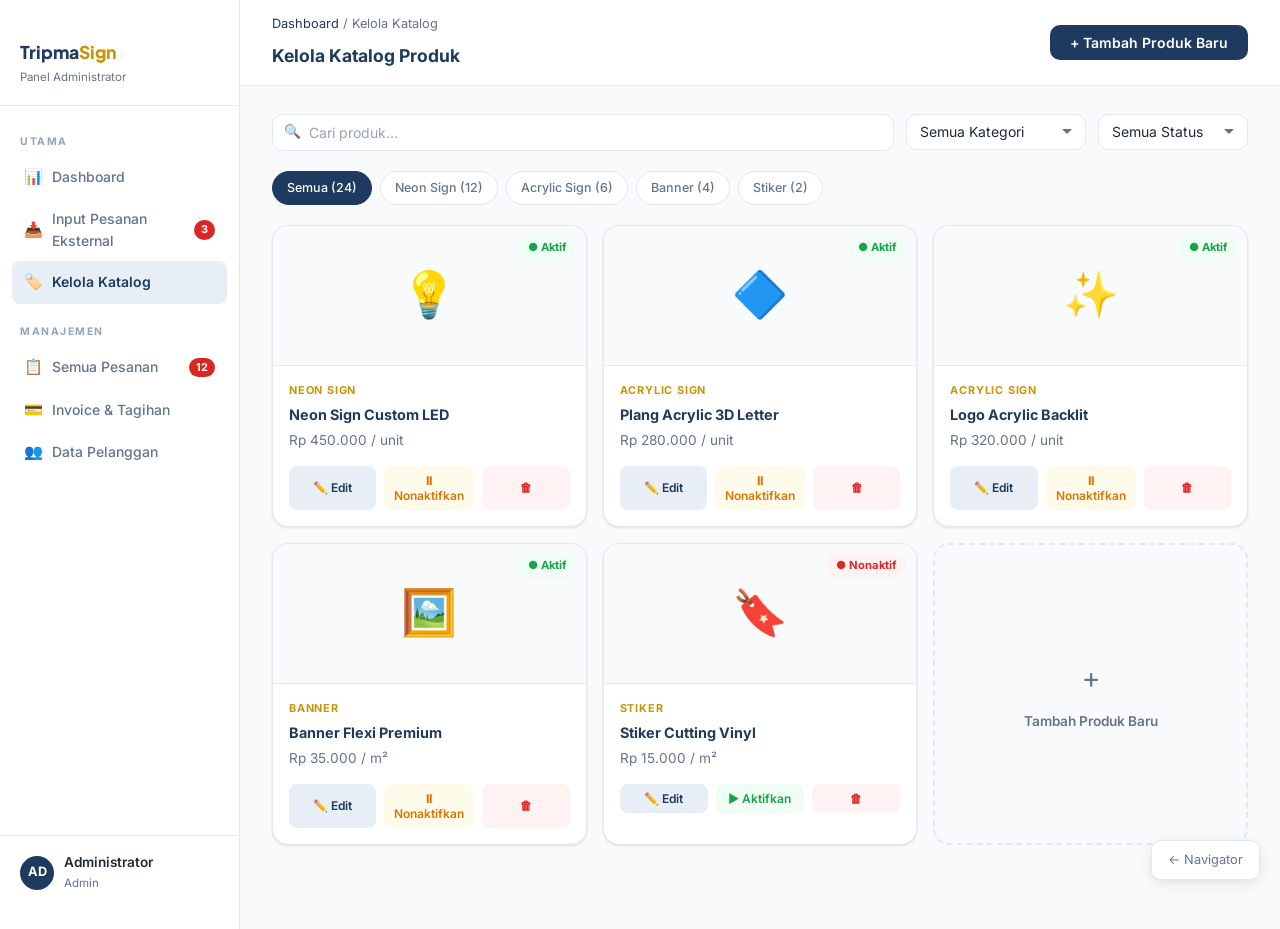
<file: custom_addons/Tripma-Sign/static/mockup/09_kelola_katalog.html>
<!DOCTYPE html>
<html lang="id">
<head>
  <meta charset="UTF-8"/><meta name="viewport" content="width=device-width, initial-scale=1.0"/>
  <title>Kelola Katalog - Tripma Sign Admin</title>
  <link rel="stylesheet" href="tripma.css">
  <style>
    .main-content { padding:28px 32px; background:var(--bg); min-height:calc(100vh - 57px); }
    .toolbar { display:flex; align-items:center; gap:12px; margin-bottom:20px; }
    .search-wrap { flex:1; position:relative; }
    .search-wrap input { padding-left:36px; }
    .search-icon { position:absolute; left:12px; top:50%; transform:translateY(-50%); color:var(--text-muted); font-size:0.85rem; }
    .cat-chips { display:flex; gap:8px; flex-wrap:wrap; margin-bottom:20px; }
    .chip { padding:6px 14px; border-radius:20px; font-size:0.78rem; font-weight:500; cursor:pointer; border:1.5px solid var(--border); background:var(--white); color:var(--text-muted); transition:all 0.15s; }
    .chip.active { background:var(--navy); border-color:var(--navy); color:white; }
    .chip:hover:not(.active) { border-color:var(--navy); color:var(--navy); }
    .products-grid { display:grid; grid-template-columns:repeat(3,1fr); gap:16px; }
    .prod-card { background:var(--white); border:1px solid var(--border); border-radius:var(--radius-lg); overflow:hidden; transition:all 0.2s; box-shadow:var(--shadow-sm); }
    .prod-card:hover { box-shadow:var(--shadow); }
    .prod-img { height:140px; background:var(--bg); display:flex; align-items:center; justify-content:center; font-size:2.8rem; position:relative; border-bottom:1px solid var(--border); }
    .prod-status { position:absolute; top:10px; right:10px; font-size:0.7rem; font-weight:700; padding:3px 10px; border-radius:20px; }
    .status-active { background:#f0fdf4; color:var(--green); }
    .status-inactive { background:var(--red-bg); color:var(--red); }
    .prod-body { padding:16px; }
    .prod-cat { font-size:0.68rem; color:var(--gold); font-weight:700; text-transform:uppercase; letter-spacing:0.8px; margin-bottom:4px; }
    .prod-name { font-size:0.9rem; font-weight:700; color:var(--navy); margin-bottom:4px; }
    .prod-price { font-size:0.85rem; color:var(--text-muted); margin-bottom:14px; }
    .prod-actions { display:flex; gap:8px; }
    .action-btn { flex:1; padding:7px 10px; border-radius:8px; font-size:0.75rem; font-weight:600; cursor:pointer; font-family:'Inter',sans-serif; border:none; transition:all 0.15s; }
    .btn-edit { background:#e8eef5; color:var(--navy); }
    .btn-edit:hover { background:#d0dce8; }
    .btn-del { background:var(--red-bg); color:var(--red); }
    .btn-del:hover { background:#fecaca; }
    .btn-toggle-off { background:var(--amber-bg); color:var(--amber); }
    .btn-toggle-on { background:var(--green-bg); color:var(--green); }
    .add-card { background:transparent; border:2px dashed var(--border); border-radius:var(--radius-lg); display:flex; flex-direction:column; align-items:center; justify-content:center; min-height:260px; cursor:pointer; transition:all 0.2s; text-decoration:none; }
    .add-card:hover { border-color:var(--navy); background:#f0f4f8; }
    .add-icon { font-size:1.8rem; color:var(--text-muted); margin-bottom:10px; }
    .add-text { font-size:0.85rem; font-weight:600; color:var(--text-muted); }
    .add-card:hover .add-icon, .add-card:hover .add-text { color:var(--navy); }
  </style>
</head>
<body>
<div style="display:grid;grid-template-columns:240px 1fr;min-height:100vh">
  <aside class="ts-sidebar">
    <div style="padding:18px 20px 18px;border-bottom:1px solid var(--border);margin-bottom:8px">
      <div style="font-family:'Plus Jakarta Sans',sans-serif;font-size:1.1rem;font-weight:800;color:var(--navy)">Tripma<span style="color:var(--gold)">Sign</span></div>
      <div style="font-size:0.72rem;color:var(--text-muted);margin-top:2px">Panel Administrator</div>
    </div>
    <div class="ts-sidebar-section">
      <div class="ts-sidebar-label">Utama</div>
      <a href="07_admin_dashboard.html" class="ts-sidebar-item"><span class="icon">📊</span>Dashboard</a>
      <a href="08_input_pesanan_eksternal.html" class="ts-sidebar-item"><span class="icon">📥</span>Input Pesanan Eksternal<span class="ts-sidebar-badge">3</span></a>
      <a href="#" class="ts-sidebar-item active"><span class="icon">🏷️</span>Kelola Katalog</a>
    </div>
    <div class="ts-sidebar-section">
      <div class="ts-sidebar-label">Manajemen</div>
      <a href="#" class="ts-sidebar-item"><span class="icon">📋</span>Semua Pesanan<span class="ts-sidebar-badge">12</span></a>
      <a href="#" class="ts-sidebar-item"><span class="icon">💳</span>Invoice &amp; Tagihan</a>
      <a href="#" class="ts-sidebar-item"><span class="icon">👥</span>Data Pelanggan</a>
    </div>
    <div class="ts-sidebar-user">
      <div class="ts-avatar">AD</div>
      <div><div class="ts-user-name">Administrator</div><div class="ts-user-role">Admin</div></div>
    </div>
  </aside>

  <div style="display:flex;flex-direction:column">
    <div style="background:var(--white);border-bottom:1px solid var(--border);padding:14px 32px;display:flex;align-items:center;justify-content:space-between">
      <div>
        <div class="ts-breadcrumb"><a href="07_admin_dashboard.html">Dashboard</a> / Kelola Katalog</div>
        <div style="font-size:1.1rem;font-weight:700;color:var(--navy);margin-top:3px">Kelola Katalog Produk</div>
      </div>
      <button class="ts-btn ts-btn-primary">+ Tambah Produk Baru</button>
    </div>

    <div class="main-content">
      <div class="toolbar">
        <div class="search-wrap">
          <span class="search-icon">🔍</span>
          <input type="text" class="ts-input" placeholder="Cari produk...">
        </div>
        <select class="ts-input ts-select" style="width:180px"><option>Semua Kategori</option><option>Neon Sign</option><option>Acrylic Sign</option><option>Banner</option><option>Stiker</option></select>
        <select class="ts-input ts-select" style="width:150px"><option>Semua Status</option><option>Aktif</option><option>Nonaktif</option></select>
      </div>
      <div class="cat-chips">
        <div class="chip active">Semua (24)</div>
        <div class="chip">Neon Sign (12)</div>
        <div class="chip">Acrylic Sign (6)</div>
        <div class="chip">Banner (4)</div>
        <div class="chip">Stiker (2)</div>
      </div>
      <div class="products-grid">
        <div class="prod-card">
          <div class="prod-img">💡<div class="prod-status status-active">● Aktif</div></div>
          <div class="prod-body"><div class="prod-cat">Neon Sign</div><div class="prod-name">Neon Sign Custom LED</div><div class="prod-price">Rp 450.000 / unit</div>
          <div class="prod-actions"><button class="action-btn btn-edit">✏️ Edit</button><button class="action-btn btn-toggle-off">⏸ Nonaktifkan</button><button class="action-btn btn-del">🗑</button></div></div>
        </div>
        <div class="prod-card">
          <div class="prod-img">🔷<div class="prod-status status-active">● Aktif</div></div>
          <div class="prod-body"><div class="prod-cat">Acrylic Sign</div><div class="prod-name">Plang Acrylic 3D Letter</div><div class="prod-price">Rp 280.000 / unit</div>
          <div class="prod-actions"><button class="action-btn btn-edit">✏️ Edit</button><button class="action-btn btn-toggle-off">⏸ Nonaktifkan</button><button class="action-btn btn-del">🗑</button></div></div>
        </div>
        <div class="prod-card">
          <div class="prod-img">✨<div class="prod-status status-active">● Aktif</div></div>
          <div class="prod-body"><div class="prod-cat">Acrylic Sign</div><div class="prod-name">Logo Acrylic Backlit</div><div class="prod-price">Rp 320.000 / unit</div>
          <div class="prod-actions"><button class="action-btn btn-edit">✏️ Edit</button><button class="action-btn btn-toggle-off">⏸ Nonaktifkan</button><button class="action-btn btn-del">🗑</button></div></div>
        </div>
        <div class="prod-card">
          <div class="prod-img">🖼️<div class="prod-status status-active">● Aktif</div></div>
          <div class="prod-body"><div class="prod-cat">Banner</div><div class="prod-name">Banner Flexi Premium</div><div class="prod-price">Rp 35.000 / m²</div>
          <div class="prod-actions"><button class="action-btn btn-edit">✏️ Edit</button><button class="action-btn btn-toggle-off">⏸ Nonaktifkan</button><button class="action-btn btn-del">🗑</button></div></div>
        </div>
        <div class="prod-card">
          <div class="prod-img">🔖<div class="prod-status status-inactive">● Nonaktif</div></div>
          <div class="prod-body"><div class="prod-cat">Stiker</div><div class="prod-name">Stiker Cutting Vinyl</div><div class="prod-price">Rp 15.000 / m²</div>
          <div class="prod-actions"><button class="action-btn btn-edit">✏️ Edit</button><button class="action-btn btn-toggle-on">▶ Aktifkan</button><button class="action-btn btn-del">🗑</button></div></div>
        </div>
        <a href="#" class="add-card">
          <div class="add-icon">+</div>
          <div class="add-text">Tambah Produk Baru</div>
        </a>
      </div>
    </div>
  </div>
</div>
<a href="index.html" class="ts-back-btn">← Navigator</a>
</body>
</html>
</file>
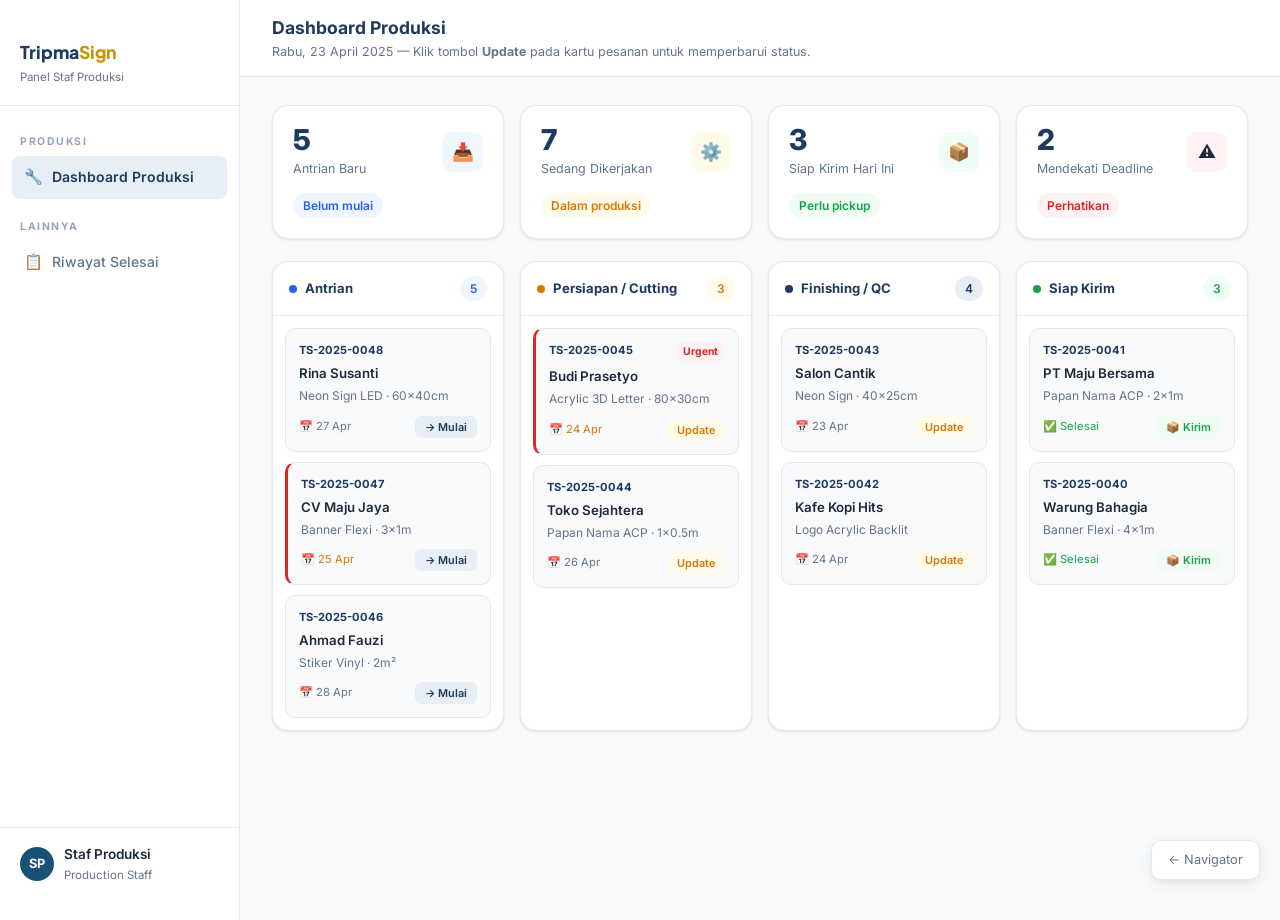
<file: custom_addons/Tripma-Sign/static/mockup/10_produksi_dashboard.html>
<!DOCTYPE html>
<html lang="id">
<head>
  <meta charset="UTF-8"/><meta name="viewport" content="width=device-width, initial-scale=1.0"/>
  <title>Dashboard Produksi - Tripma Sign</title>
  <link rel="stylesheet" href="tripma.css">
  <style>
    .main-content { padding:28px 32px; background:var(--bg); min-height:calc(100vh - 57px); }
    .kanban-board { display:grid; grid-template-columns:repeat(4,1fr); gap:16px; }
    .kanban-col { background:var(--white); border:1px solid var(--border); border-radius:var(--radius-lg); overflow:hidden; box-shadow:var(--shadow-sm); }
    .kanban-header { padding:14px 16px; border-bottom:1px solid var(--border); display:flex; align-items:center; justify-content:space-between; }
    .kanban-title { display:flex; align-items:center; gap:8px; font-size:0.82rem; font-weight:700; color:var(--navy); }
    .k-dot { width:8px; height:8px; border-radius:50%; flex-shrink:0; }
    .k-dot-blue { background:var(--blue); }
    .k-dot-amber { background:var(--amber); }
    .k-dot-navy { background:var(--navy); }
    .k-dot-green { background:var(--green); }
    .kanban-cards { padding:12px; display:flex; flex-direction:column; gap:10px; min-height:260px; }
    .order-card { background:var(--bg); border:1px solid var(--border); border-radius:var(--radius); padding:13px; transition:all 0.15s; cursor:pointer; }
    .order-card:hover { border-color:var(--navy-light); box-shadow:var(--shadow-sm); background:var(--white); }
    .oc-no { font-size:0.7rem; color:var(--navy); font-weight:700; margin-bottom:3px; }
    .oc-name { font-size:0.83rem; font-weight:600; color:var(--text); margin-bottom:2px; }
    .oc-product { font-size:0.75rem; color:var(--text-muted); margin-bottom:10px; }
    .oc-footer { display:flex; align-items:center; justify-content:space-between; }
    .oc-due { font-size:0.7rem; color:var(--text-muted); }
    .oc-due-warn { color:var(--amber); }
    .oc-due-late { color:var(--red); }
    .oc-btn { font-size:0.68rem; font-weight:600; padding:4px 10px; border:none; border-radius:6px; cursor:pointer; font-family:'Inter',sans-serif; transition:all 0.15s; }
    .oc-btn-start { background:#e8eef5; color:var(--navy); }
    .oc-btn-update { background:var(--amber-bg); color:var(--amber); }
    .oc-btn-ship { background:var(--green-bg); color:var(--green); }
    .prio-badge { font-size:0.65rem; font-weight:700; padding:2px 7px; border-radius:6px; background:var(--red-bg); color:var(--red); }
  </style>
</head>
<body>
<div style="display:grid;grid-template-columns:240px 1fr;min-height:100vh">
  <aside class="ts-sidebar">
    <div style="padding:18px 20px 18px;border-bottom:1px solid var(--border);margin-bottom:8px">
      <div style="font-family:'Plus Jakarta Sans',sans-serif;font-size:1.1rem;font-weight:800;color:var(--navy)">Tripma<span style="color:var(--gold)">Sign</span></div>
      <div style="font-size:0.72rem;color:var(--text-muted);margin-top:2px">Panel Staf Produksi</div>
    </div>
    <div class="ts-sidebar-section">
      <div class="ts-sidebar-label">Produksi</div>
      <a href="#" class="ts-sidebar-item active"><span class="icon">🔧</span>Dashboard Produksi</a>
    </div>
    <div class="ts-sidebar-section">
      <div class="ts-sidebar-label">Lainnya</div>
      <a href="#" class="ts-sidebar-item"><span class="icon">📋</span>Riwayat Selesai</a>
    </div>
    <div class="ts-sidebar-user">
      <div class="ts-avatar" style="background:#1a5276">SP</div>
      <div><div class="ts-user-name">Staf Produksi</div><div class="ts-user-role">Production Staff</div></div>
    </div>
  </aside>

  <div style="display:flex;flex-direction:column">
    <div style="background:var(--white);border-bottom:1px solid var(--border);padding:14px 32px;display:flex;align-items:center;justify-content:space-between">
      <div>
        <div style="font-size:1.1rem;font-weight:700;color:var(--navy)">Dashboard Produksi</div>
        <div style="font-size:0.78rem;color:var(--text-muted)">Rabu, 23 April 2025 — Klik tombol <strong>Update</strong> pada kartu pesanan untuk memperbarui status.</div>
      </div>
    </div>

    <div class="main-content">
      <div class="ts-stat-grid" style="margin-bottom:22px">
        <div class="ts-stat-card"><div class="ts-stat-header"><div><div class="ts-stat-value">5</div><div class="ts-stat-label">Antrian Baru</div></div><div class="ts-stat-icon ts-stat-icon-blue">📥</div></div><span class="ts-badge ts-badge-blue">Belum mulai</span></div>
        <div class="ts-stat-card"><div class="ts-stat-header"><div><div class="ts-stat-value">7</div><div class="ts-stat-label">Sedang Dikerjakan</div></div><div class="ts-stat-icon ts-stat-icon-gold">⚙️</div></div><span class="ts-badge ts-badge-gold">Dalam produksi</span></div>
        <div class="ts-stat-card"><div class="ts-stat-header"><div><div class="ts-stat-value">3</div><div class="ts-stat-label">Siap Kirim Hari Ini</div></div><div class="ts-stat-icon ts-stat-icon-green">📦</div></div><span class="ts-badge ts-badge-green">Perlu pickup</span></div>
        <div class="ts-stat-card"><div class="ts-stat-header"><div><div class="ts-stat-value">2</div><div class="ts-stat-label">Mendekati Deadline</div></div><div class="ts-stat-icon" style="background:var(--red-bg)">⚠️</div></div><span class="ts-badge ts-badge-red">Perhatikan</span></div>
      </div>

      <!-- KANBAN -->
      <div class="kanban-board">
        <!-- ANTRIAN -->
        <div class="kanban-col">
          <div class="kanban-header">
            <div class="kanban-title"><div class="k-dot k-dot-blue"></div>Antrian</div>
            <span class="ts-badge ts-badge-blue">5</span>
          </div>
          <div class="kanban-cards">
            <div class="order-card">
              <div class="oc-no">TS-2025-0048</div>
              <div class="oc-name">Rina Susanti</div>
              <div class="oc-product">Neon Sign LED · 60×40cm</div>
              <div class="oc-footer"><span class="oc-due">📅 27 Apr</span><button class="oc-btn oc-btn-start" onclick="location.href='11_update_status.html'">→ Mulai</button></div>
            </div>
            <div class="order-card" style="border-left:3px solid var(--red)">
              <div class="oc-no">TS-2025-0047</div>
              <div class="oc-name">CV Maju Jaya</div>
              <div class="oc-product">Banner Flexi · 3×1m</div>
              <div class="oc-footer"><span class="oc-due oc-due-warn">📅 25 Apr</span><button class="oc-btn oc-btn-start" onclick="location.href='11_update_status.html'">→ Mulai</button></div>
            </div>
            <div class="order-card">
              <div class="oc-no">TS-2025-0046</div>
              <div class="oc-name">Ahmad Fauzi</div>
              <div class="oc-product">Stiker Vinyl · 2m²</div>
              <div class="oc-footer"><span class="oc-due">📅 28 Apr</span><button class="oc-btn oc-btn-start" onclick="location.href='11_update_status.html'">→ Mulai</button></div>
            </div>
          </div>
        </div>

        <!-- PERSIAPAN / CUTTING -->
        <div class="kanban-col">
          <div class="kanban-header">
            <div class="kanban-title"><div class="k-dot k-dot-amber"></div>Persiapan / Cutting</div>
            <span class="ts-badge ts-badge-gold">3</span>
          </div>
          <div class="kanban-cards">
            <div class="order-card" style="border-left:3px solid var(--red)">
              <div style="display:flex;align-items:center;justify-content:space-between;margin-bottom:3px"><div class="oc-no">TS-2025-0045</div><span class="prio-badge">Urgent</span></div>
              <div class="oc-name">Budi Prasetyo</div>
              <div class="oc-product">Acrylic 3D Letter · 80×30cm</div>
              <div class="oc-footer"><span class="oc-due oc-due-warn">📅 24 Apr</span><button class="oc-btn oc-btn-update" onclick="location.href='11_update_status.html'">Update</button></div>
            </div>
            <div class="order-card">
              <div class="oc-no">TS-2025-0044</div>
              <div class="oc-name">Toko Sejahtera</div>
              <div class="oc-product">Papan Nama ACP · 1×0.5m</div>
              <div class="oc-footer"><span class="oc-due">📅 26 Apr</span><button class="oc-btn oc-btn-update" onclick="location.href='11_update_status.html'">Update</button></div>
            </div>
          </div>
        </div>

        <!-- FINISHING -->
        <div class="kanban-col">
          <div class="kanban-header">
            <div class="kanban-title"><div class="k-dot k-dot-navy"></div>Finishing / QC</div>
            <span class="ts-badge ts-badge-navy">4</span>
          </div>
          <div class="kanban-cards">
            <div class="order-card">
              <div class="oc-no">TS-2025-0043</div>
              <div class="oc-name">Salon Cantik</div>
              <div class="oc-product">Neon Sign · 40×25cm</div>
              <div class="oc-footer"><span class="oc-due">📅 23 Apr</span><button class="oc-btn oc-btn-update" onclick="location.href='11_update_status.html'">Update</button></div>
            </div>
            <div class="order-card">
              <div class="oc-no">TS-2025-0042</div>
              <div class="oc-name">Kafe Kopi Hits</div>
              <div class="oc-product">Logo Acrylic Backlit</div>
              <div class="oc-footer"><span class="oc-due">📅 24 Apr</span><button class="oc-btn oc-btn-update" onclick="location.href='11_update_status.html'">Update</button></div>
            </div>
          </div>
        </div>

        <!-- SIAP KIRIM -->
        <div class="kanban-col">
          <div class="kanban-header">
            <div class="kanban-title"><div class="k-dot k-dot-green"></div>Siap Kirim</div>
            <span class="ts-badge ts-badge-green">3</span>
          </div>
          <div class="kanban-cards">
            <div class="order-card">
              <div class="oc-no">TS-2025-0041</div>
              <div class="oc-name">PT Maju Bersama</div>
              <div class="oc-product">Papan Nama ACP · 2×1m</div>
              <div class="oc-footer"><span class="oc-due" style="color:var(--green)">✅ Selesai</span><button class="oc-btn oc-btn-ship">📦 Kirim</button></div>
            </div>
            <div class="order-card">
              <div class="oc-no">TS-2025-0040</div>
              <div class="oc-name">Warung Bahagia</div>
              <div class="oc-product">Banner Flexi · 4×1m</div>
              <div class="oc-footer"><span class="oc-due" style="color:var(--green)">✅ Selesai</span><button class="oc-btn oc-btn-ship">📦 Kirim</button></div>
            </div>
          </div>
        </div>
      </div>
    </div>
  </div>
</div>
<a href="index.html" class="ts-back-btn">← Navigator</a>
</body>
</html>
</file>
<file: custom_addons/Tripma-Sign/static/mockup/tripma.css>
/* ===========================================
   TRIPMA SIGN — Design System
   Profesional, clean, signage business
   Bootstrap-compatible (mudah konversi ke QWeb)
   =========================================== */

@import url("https://fonts.googleapis.com/css2?family=Inter:wght@400;500;600;700;800&family=Plus+Jakarta+Sans:wght@600;700;800&display=swap");

:root {
    --navy: #1e3a5f;
    --navy-dark: #152d4a;
    --navy-light: #2a4f82;
    --gold: #c8940a;
    --gold-light: #f0b429;
    --gold-bg: #fef9ee;
    --white: #ffffff;
    --bg: #f8fafc;
    --surface: #ffffff;
    --border: #e2e8f0;
    --border-dark: #cbd5e1;
    --text: #1e293b;
    --text-muted: #64748b;
    --text-light: #94a3b8;
    --green: #16a34a;
    --green-bg: #f0fdf4;
    --amber: #d97706;
    --amber-bg: #fffbeb;
    --red: #dc2626;
    --red-bg: #fef2f2;
    --blue: #2563eb;
    --blue-bg: #eff6ff;
    --shadow-sm: 0 1px 3px rgba(0, 0, 0, 0.08), 0 1px 2px rgba(0, 0, 0, 0.04);
    --shadow: 0 4px 16px rgba(0, 0, 0, 0.08), 0 2px 6px rgba(0, 0, 0, 0.04);
    --shadow-lg: 0 10px 40px rgba(0, 0, 0, 0.1), 0 4px 12px rgba(0, 0, 0, 0.06);
    --radius: 10px;
    --radius-lg: 16px;
}

*,
*::before,
*::after {
    box-sizing: border-box;
    margin: 0;
    padding: 0;
}
body {
    font-family: "Inter", sans-serif;
    background: var(--bg);
    color: var(--text);
    font-size: 15px;
    line-height: 1.6;
}
h1,
h2,
h3,
h4,
h5 {
    font-family: "Plus Jakarta Sans", "Inter", sans-serif;
    color: var(--navy);
}

/* === NAVBAR === */
.ts-nav {
    background: var(--white);
    border-bottom: 1px solid var(--border);
    padding: 0 48px;
    height: 64px;
    display: flex;
    align-items: center;
    justify-content: space-between;
    position: sticky;
    top: 0;
    z-index: 100;
    box-shadow: var(--shadow-sm);
}
.ts-logo {
    font-family: "Plus Jakarta Sans", sans-serif;
    font-size: 1.3rem;
    font-weight: 800;
    color: var(--navy);
    text-decoration: none;
    letter-spacing: -0.5px;
}
.ts-logo em {
    color: var(--gold);
    font-style: normal;
}
.ts-nav-links {
    display: flex;
    gap: 4px;
}
.ts-nav-links a {
    text-decoration: none;
    color: var(--text-muted);
    font-size: 0.875rem;
    font-weight: 500;
    padding: 8px 14px;
    border-radius: 8px;
    transition: all 0.15s;
}
.ts-nav-links a:hover {
    color: var(--navy);
    background: var(--bg);
}
.ts-nav-links a.active {
    color: var(--navy);
    font-weight: 600;
}
.ts-nav-actions {
    display: flex;
    gap: 10px;
    align-items: center;
}

/* === BUTTONS === */
.ts-btn {
    display: inline-flex;
    align-items: center;
    justify-content: center;
    gap: 6px;
    padding: 9px 20px;
    border-radius: var(--radius);
    font-size: 0.875rem;
    font-weight: 600;
    font-family: "Inter", sans-serif;
    cursor: pointer;
    transition: all 0.15s;
    border: none;
    text-decoration: none;
    white-space: nowrap;
}
.ts-btn-primary {
    background: var(--navy);
    color: var(--white);
}
.ts-btn-primary:hover {
    background: var(--navy-dark);
    transform: translateY(-1px);
    box-shadow: 0 4px 12px rgba(30, 58, 95, 0.25);
}
.ts-btn-secondary {
    background: var(--white);
    color: var(--navy);
    border: 1.5px solid var(--border-dark);
}
.ts-btn-secondary:hover {
    border-color: var(--navy);
    background: var(--bg);
}
.ts-btn-gold {
    background: var(--gold);
    color: var(--white);
}
.ts-btn-gold:hover {
    background: #b8840a;
    transform: translateY(-1px);
}
.ts-btn-sm {
    padding: 6px 14px;
    font-size: 0.8rem;
}
.ts-btn-lg {
    padding: 12px 28px;
    font-size: 0.95rem;
}
.ts-btn-block {
    width: 100%;
}

/* === CARDS === */
.ts-card {
    background: var(--white);
    border: 1px solid var(--border);
    border-radius: var(--radius-lg);
    padding: 24px;
    box-shadow: var(--shadow-sm);
}
.ts-card:hover {
    box-shadow: var(--shadow);
}

/* === FORM ELEMENTS === */
.ts-label {
    display: block;
    font-size: 0.8rem;
    font-weight: 600;
    color: var(--text-muted);
    margin-bottom: 6px;
}
.ts-label .req {
    color: var(--red);
}
.ts-input {
    width: 100%;
    background: var(--white);
    border: 1.5px solid var(--border);
    border-radius: var(--radius);
    padding: 9px 13px;
    color: var(--text);
    font-size: 0.875rem;
    font-family: "Inter", sans-serif;
    outline: none;
    transition: border-color 0.15s;
}
.ts-input:focus {
    border-color: var(--navy);
}
.ts-input::placeholder {
    color: var(--text-light);
}
.ts-select {
    appearance: none;
    background-image: url("data:image/svg+xml,%3Csvg xmlns='http://www.w3.org/2000/svg' width='12' height='12' viewBox='0 0 12 12'%3E%3Cpath fill='%2364748b' d='M6 8L1 3h10z'/%3E%3C/svg%3E");
    background-repeat: no-repeat;
    background-position: right 12px center;
    padding-right: 36px;
}
.ts-textarea {
    resize: vertical;
    min-height: 80px;
}
.ts-form-group {
    margin-bottom: 18px;
}
.ts-form-row {
    display: grid;
    grid-template-columns: 1fr 1fr;
    gap: 16px;
    margin-bottom: 18px;
}

/* === STATUS BADGES === */
.ts-badge {
    display: inline-flex;
    align-items: center;
    gap: 5px;
    padding: 3px 10px;
    border-radius: 20px;
    font-size: 0.75rem;
    font-weight: 600;
}
.ts-badge-navy {
    background: #e8eef5;
    color: var(--navy);
}
.ts-badge-gold {
    background: var(--amber-bg);
    color: var(--amber);
}
.ts-badge-green {
    background: var(--green-bg);
    color: var(--green);
}
.ts-badge-red {
    background: var(--red-bg);
    color: var(--red);
}
.ts-badge-blue {
    background: var(--blue-bg);
    color: var(--blue);
}
.ts-badge-gray {
    background: var(--bg);
    color: var(--text-muted);
    border: 1px solid var(--border);
}

/* === PAGE HEADER === */
.ts-page-header {
    background: var(--white);
    border-bottom: 1px solid var(--border);
    padding: 28px 48px;
}
.ts-page-header h1 {
    font-size: 1.4rem;
    font-weight: 700;
    color: var(--navy);
    margin-bottom: 4px;
}
.ts-page-header p {
    color: var(--text-muted);
    font-size: 0.875rem;
}
.ts-breadcrumb {
    font-size: 0.8rem;
    color: var(--text-muted);
    margin-bottom: 8px;
}
.ts-breadcrumb a {
    color: var(--navy);
    text-decoration: none;
}
.ts-breadcrumb a:hover {
    text-decoration: underline;
}

/* === SECTION === */
.ts-section {
    padding: 72px 48px;
}
.ts-section-tag {
    font-size: 0.72rem;
    font-weight: 700;
    letter-spacing: 1.5px;
    text-transform: uppercase;
    color: var(--gold);
    margin-bottom: 10px;
}
.ts-section-title {
    font-size: 2rem;
    font-weight: 800;
    color: var(--navy);
    letter-spacing: -0.5px;
    margin-bottom: 14px;
}
.ts-section-desc {
    color: var(--text-muted);
    font-size: 0.95rem;
    max-width: 520px;
}

/* === TABLE === */
.ts-table {
    width: 100%;
    border-collapse: collapse;
}
.ts-table th {
    padding: 11px 18px;
    font-size: 0.72rem;
    font-weight: 600;
    text-transform: uppercase;
    letter-spacing: 0.8px;
    color: var(--text-muted);
    text-align: left;
    border-bottom: 1.5px solid var(--border);
    background: var(--bg);
}
.ts-table td {
    padding: 13px 18px;
    font-size: 0.875rem;
    border-bottom: 1px solid var(--border);
    color: var(--text);
}
.ts-table tr:last-child td {
    border-bottom: none;
}
.ts-table tr:hover td {
    background: #fafbfc;
}
.ts-table-order {
    color: var(--navy);
    font-weight: 600;
}

/* === SIDEBAR LAYOUT === */
.ts-sidebar-layout {
    display: grid;
    grid-template-columns: 240px 1fr;
    min-height: calc(100vh - 64px);
}
.ts-sidebar {
    background: var(--white);
    border-right: 1px solid var(--border);
    padding: 20px 0;
    display: flex;
    flex-direction: column;
}

/* === ADMIN SHELL LAYOUT === */
.admin-shell {
    display: grid;
    grid-template-columns: 240px minmax(0, 1fr);
    min-height: 100vh;
    background: var(--bg);
}
.admin-sidebar {
    min-height: 100vh;
}
.admin-brand {
    padding: 18px 20px;
    border-bottom: 1px solid var(--border);
    margin-bottom: 8px;
}
.admin-brand-name {
    font-family: "Plus Jakarta Sans", sans-serif;
    font-size: 1.1rem;
    font-weight: 800;
    color: var(--navy);
}
.admin-brand-name span {
    color: var(--gold);
}
.admin-brand-sub {
    font-size: 0.72rem;
    color: var(--text-muted);
    margin-top: 2px;
}
.admin-page {
    display: flex;
    flex-direction: column;
    min-width: 0;
}
.admin-page-head {
    background: var(--white);
    border-bottom: 1px solid var(--border);
    padding: 14px 32px;
}
.admin-page-title {
    font-size: 1.1rem;
    font-weight: 700;
    color: var(--navy);
    margin-top: 3px;
}
@media (max-width: 768px) {
    .admin-shell {
        grid-template-columns: 1fr;
    }
    .admin-sidebar {
        display: none;
    }
    .admin-page-head {
        padding: 14px 20px;
    }
}
.ts-sidebar-section {
    padding: 0 12px;
}
.ts-sidebar-label {
    font-size: 0.65rem;
    font-weight: 700;
    letter-spacing: 1.5px;
    text-transform: uppercase;
    color: var(--text-light);
    padding: 0 8px;
    margin-top: 20px;
    margin-bottom: 6px;
}
.ts-sidebar-item {
    display: flex;
    align-items: center;
    gap: 10px;
    padding: 9px 12px;
    border-radius: 8px;
    cursor: pointer;
    font-size: 0.875rem;
    font-weight: 500;
    color: var(--text-muted);
    transition: all 0.15s;
    text-decoration: none;
}
.ts-sidebar-item:hover {
    background: var(--bg);
    color: var(--text);
}
.ts-sidebar-item.active {
    background: #e8eef5;
    color: var(--navy);
    font-weight: 600;
}
.ts-sidebar-item .icon {
    width: 18px;
    text-align: center;
    font-size: 0.95rem;
}
.ts-sidebar-badge {
    margin-left: auto;
    background: var(--red);
    color: #fff;
    border-radius: 20px;
    padding: 1px 7px;
    font-size: 0.68rem;
    font-weight: 700;
}
.ts-sidebar-user {
    margin-top: auto;
    padding: 16px 20px;
    border-top: 1px solid var(--border);
    display: flex;
    align-items: center;
    gap: 10px;
}
.ts-avatar {
    width: 34px;
    height: 34px;
    border-radius: 50%;
    background: var(--navy);
    display: flex;
    align-items: center;
    justify-content: center;
    font-size: 0.8rem;
    font-weight: 700;
    color: #fff;
    flex-shrink: 0;
}
.ts-user-name {
    font-size: 0.85rem;
    font-weight: 600;
    color: var(--text);
}
.ts-user-role {
    font-size: 0.72rem;
    color: var(--text-muted);
}

/* === STAT CARDS === */
.ts-stat-grid {
    display: grid;
    grid-template-columns: repeat(4, 1fr);
    gap: 16px;
    margin-bottom: 24px;
}
@media (max-width: 1200px) {
    .ts-stat-grid {
        grid-template-columns: repeat(2, 1fr);
    }
}
@media (max-width: 640px) {
    .ts-stat-grid {
        grid-template-columns: 1fr;
    }
}
.ts-stat-card {
    background: var(--white);
    border: 1px solid var(--border);
    border-radius: var(--radius-lg);
    padding: 20px;
    box-shadow: var(--shadow-sm);
}
.ts-stat-header {
    display: flex;
    align-items: center;
    justify-content: space-between;
    margin-bottom: 14px;
}
.ts-stat-icon {
    width: 40px;
    height: 40px;
    border-radius: 10px;
    display: flex;
    align-items: center;
    justify-content: center;
    font-size: 1.1rem;
}
.ts-stat-icon-navy {
    background: #e8eef5;
}
.ts-stat-icon-gold {
    background: var(--amber-bg);
}
.ts-stat-icon-green {
    background: var(--green-bg);
}
.ts-stat-icon-blue {
    background: var(--blue-bg);
}
.ts-stat-value {
    font-size: 1.8rem;
    font-weight: 800;
    color: var(--navy);
    line-height: 1;
    margin-bottom: 4px;
}
.ts-stat-label {
    font-size: 0.78rem;
    color: var(--text-muted);
}
.ts-stat-trend {
    font-size: 0.72rem;
    font-weight: 600;
    padding: 2px 8px;
    border-radius: 8px;
}
.ts-trend-up {
    background: var(--green-bg);
    color: var(--green);
}

/* === DIVIDER === */
.ts-divider {
    height: 1px;
    background: var(--border);
    margin: 16px 0;
}

/* === FOOTER === */
.ts-footer {
    background: var(--navy);
    color: rgba(255, 255, 255, 0.6);
    padding: 32px 48px;
    display: flex;
    align-items: center;
    justify-content: space-between;
}
.ts-footer-logo {
    font-family: "Plus Jakarta Sans", sans-serif;
    font-size: 1.1rem;
    font-weight: 800;
    color: #fff;
}
.ts-footer-logo em {
    color: var(--gold-light);
    font-style: normal;
}
.ts-footer-text {
    font-size: 0.8rem;
}

/* === BACK NAV === */
.ts-back-btn {
    position: fixed;
    bottom: 20px;
    right: 20px;
    background: var(--white);
    border: 1px solid var(--border);
    border-radius: 10px;
    padding: 9px 16px;
    text-decoration: none;
    color: var(--text-muted);
    font-size: 0.8rem;
    font-family: "Inter", sans-serif;
    box-shadow: var(--shadow);
    z-index: 999;
    transition: all 0.15s;
}
.ts-back-btn:hover {
    color: var(--navy);
    border-color: var(--navy);
}

/* Override Odoo Default Primary Colors (Purple to Navy) */
.btn-primary {
    background-color: var(--navy) !important;
    border-color: var(--navy) !important;
    color: white !important;
}
.btn-primary:hover,
.btn-primary:focus {
    background-color: var(--navy-dark) !important;
    border-color: var(--navy-dark) !important;
    color: white !important;
}
.btn-outline-primary {
    color: var(--navy) !important;
    border-color: var(--navy) !important;
}
.btn-outline-primary:hover,
.btn-outline-primary:focus {
    background-color: var(--navy) !important;
    color: white !important;
}
.bg-primary {
    background-color: var(--navy) !important;
}
.text-primary {
    color: var(--navy) !important;
}
.badge.bg-primary {
    background-color: var(--navy) !important;
    color: white !important;
}
</file>
